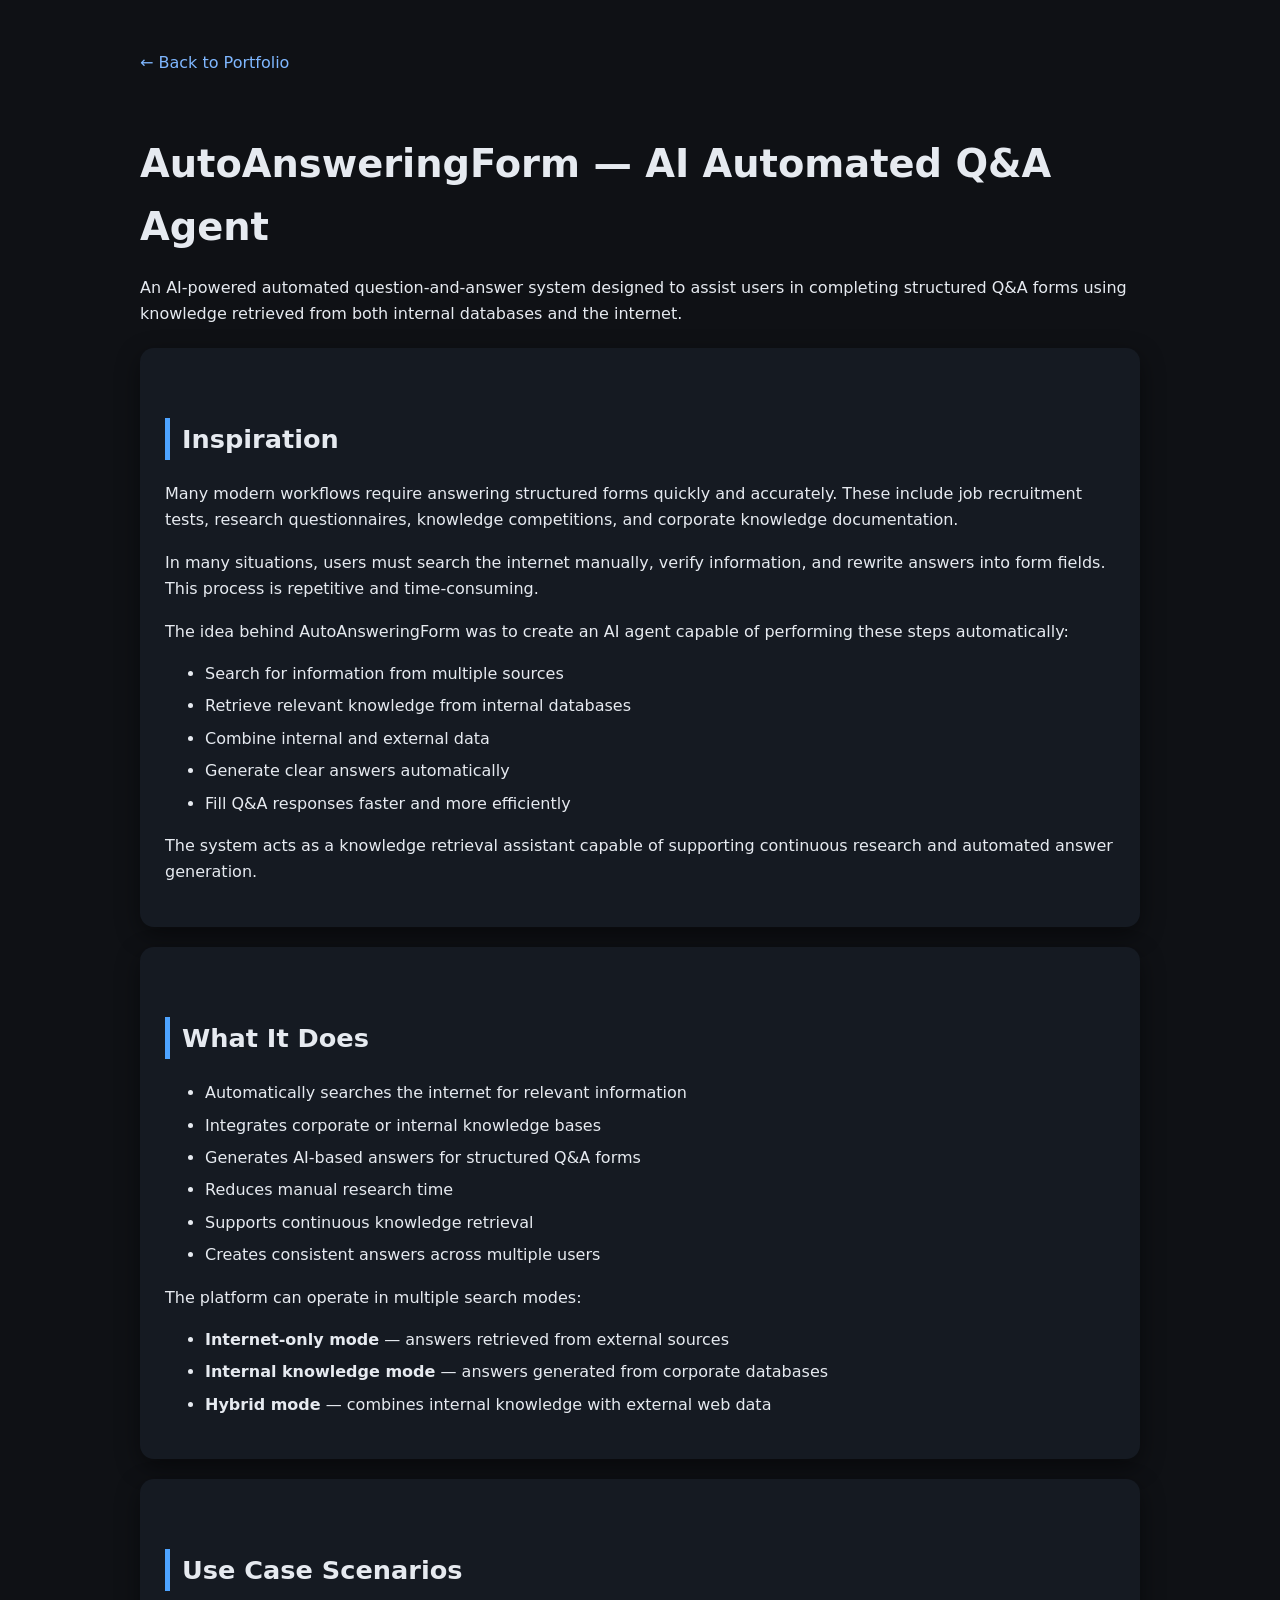
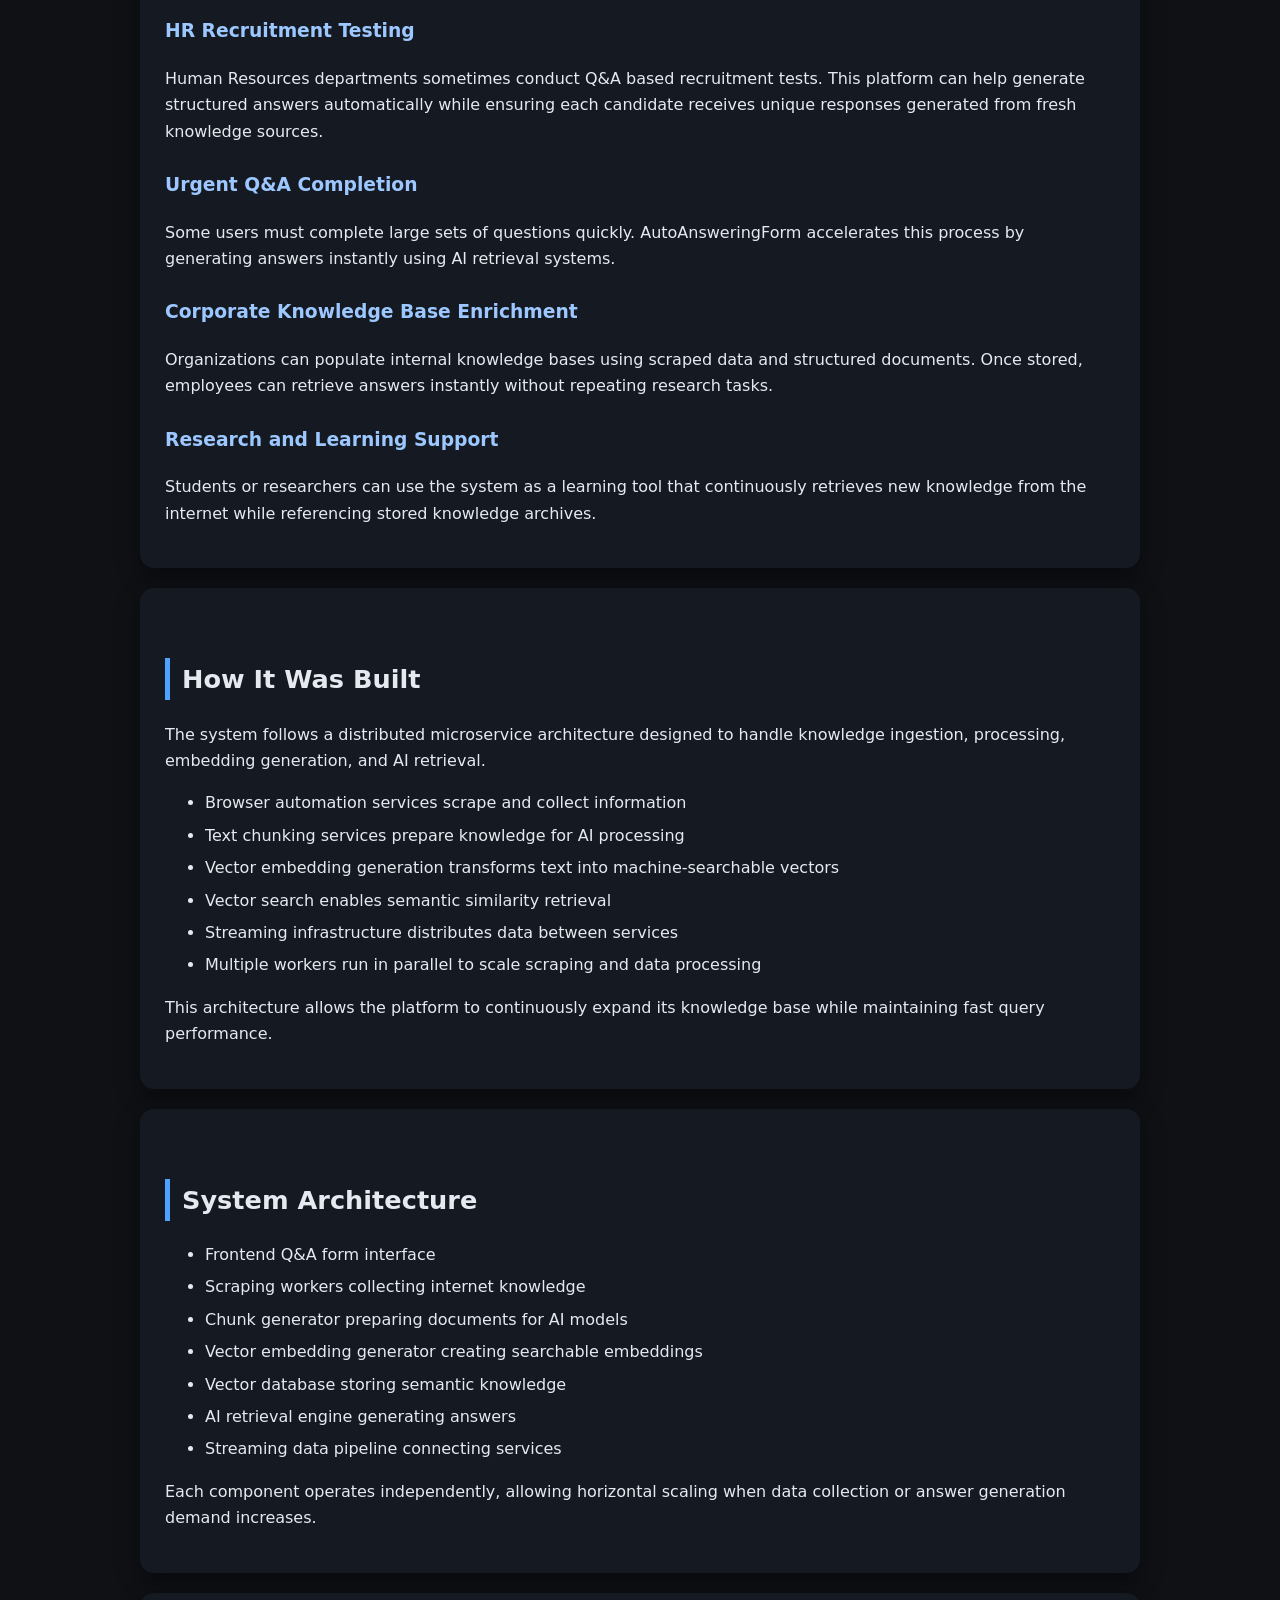
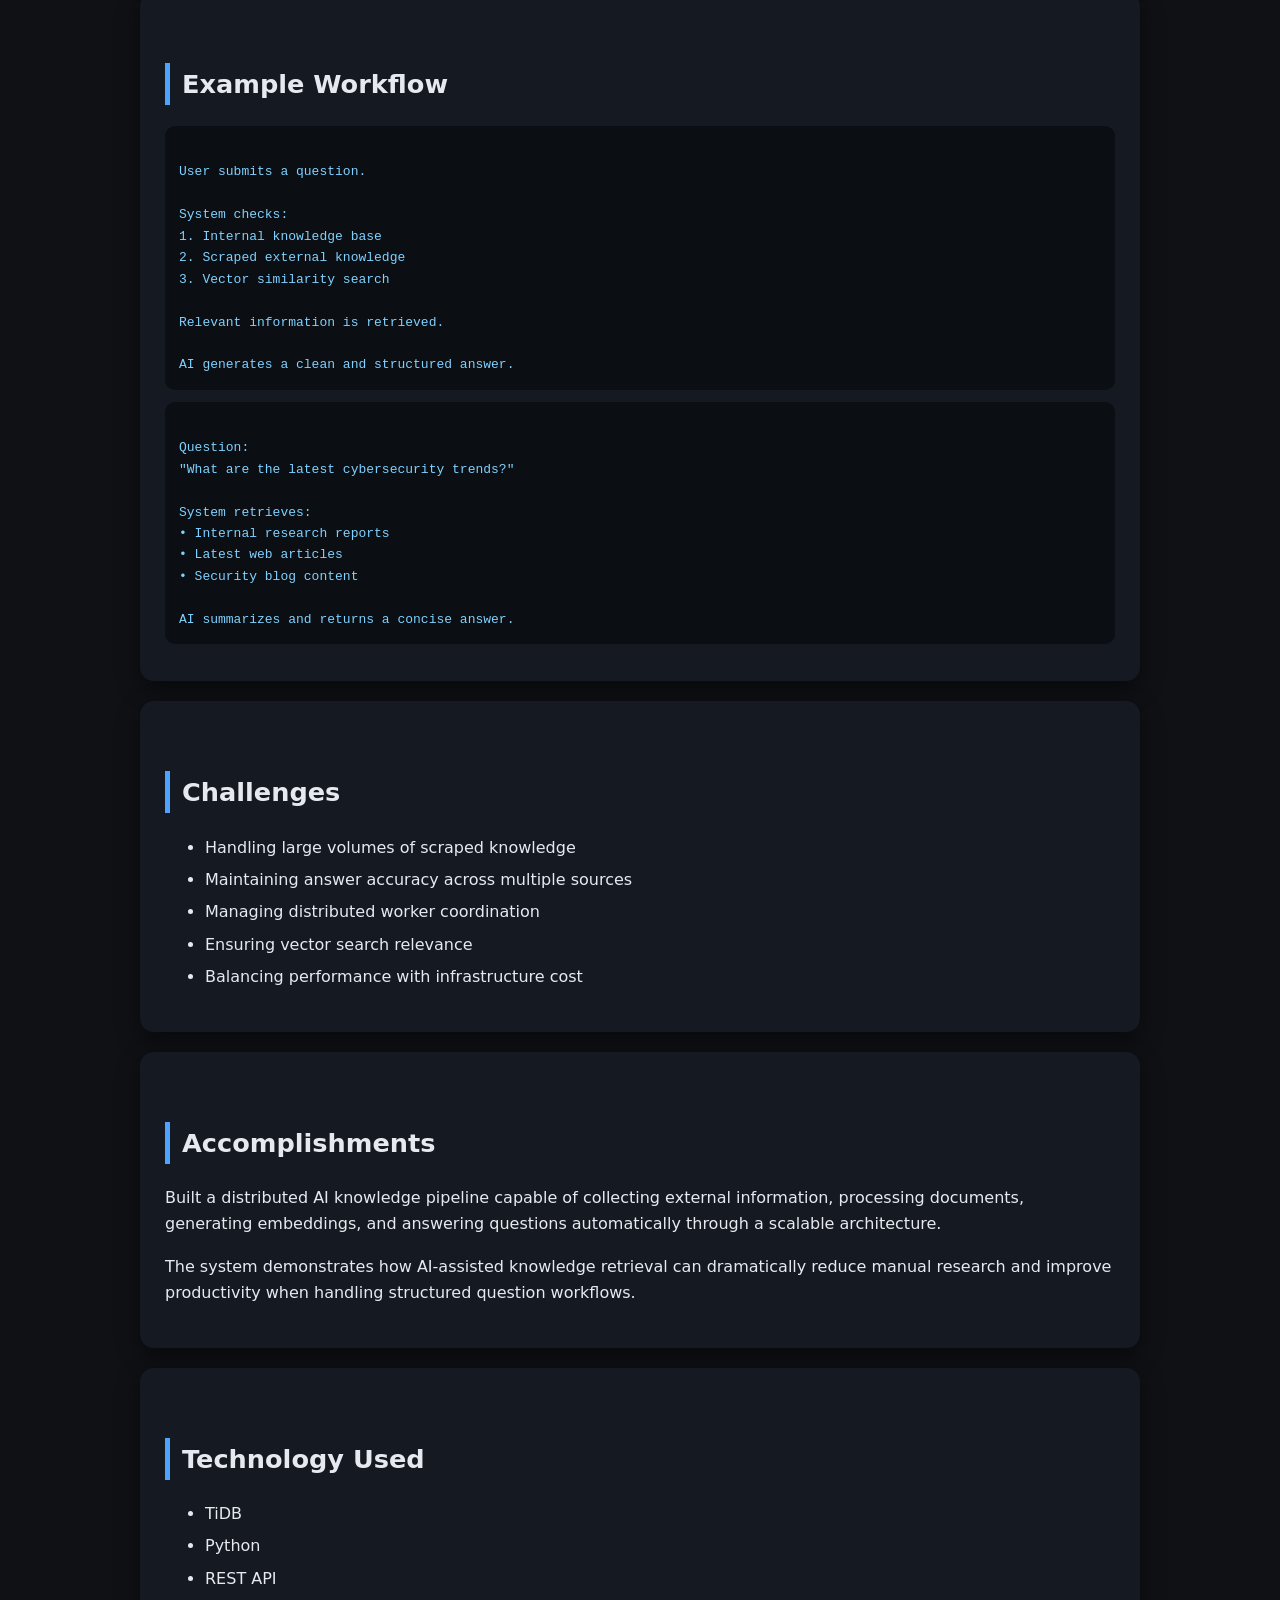
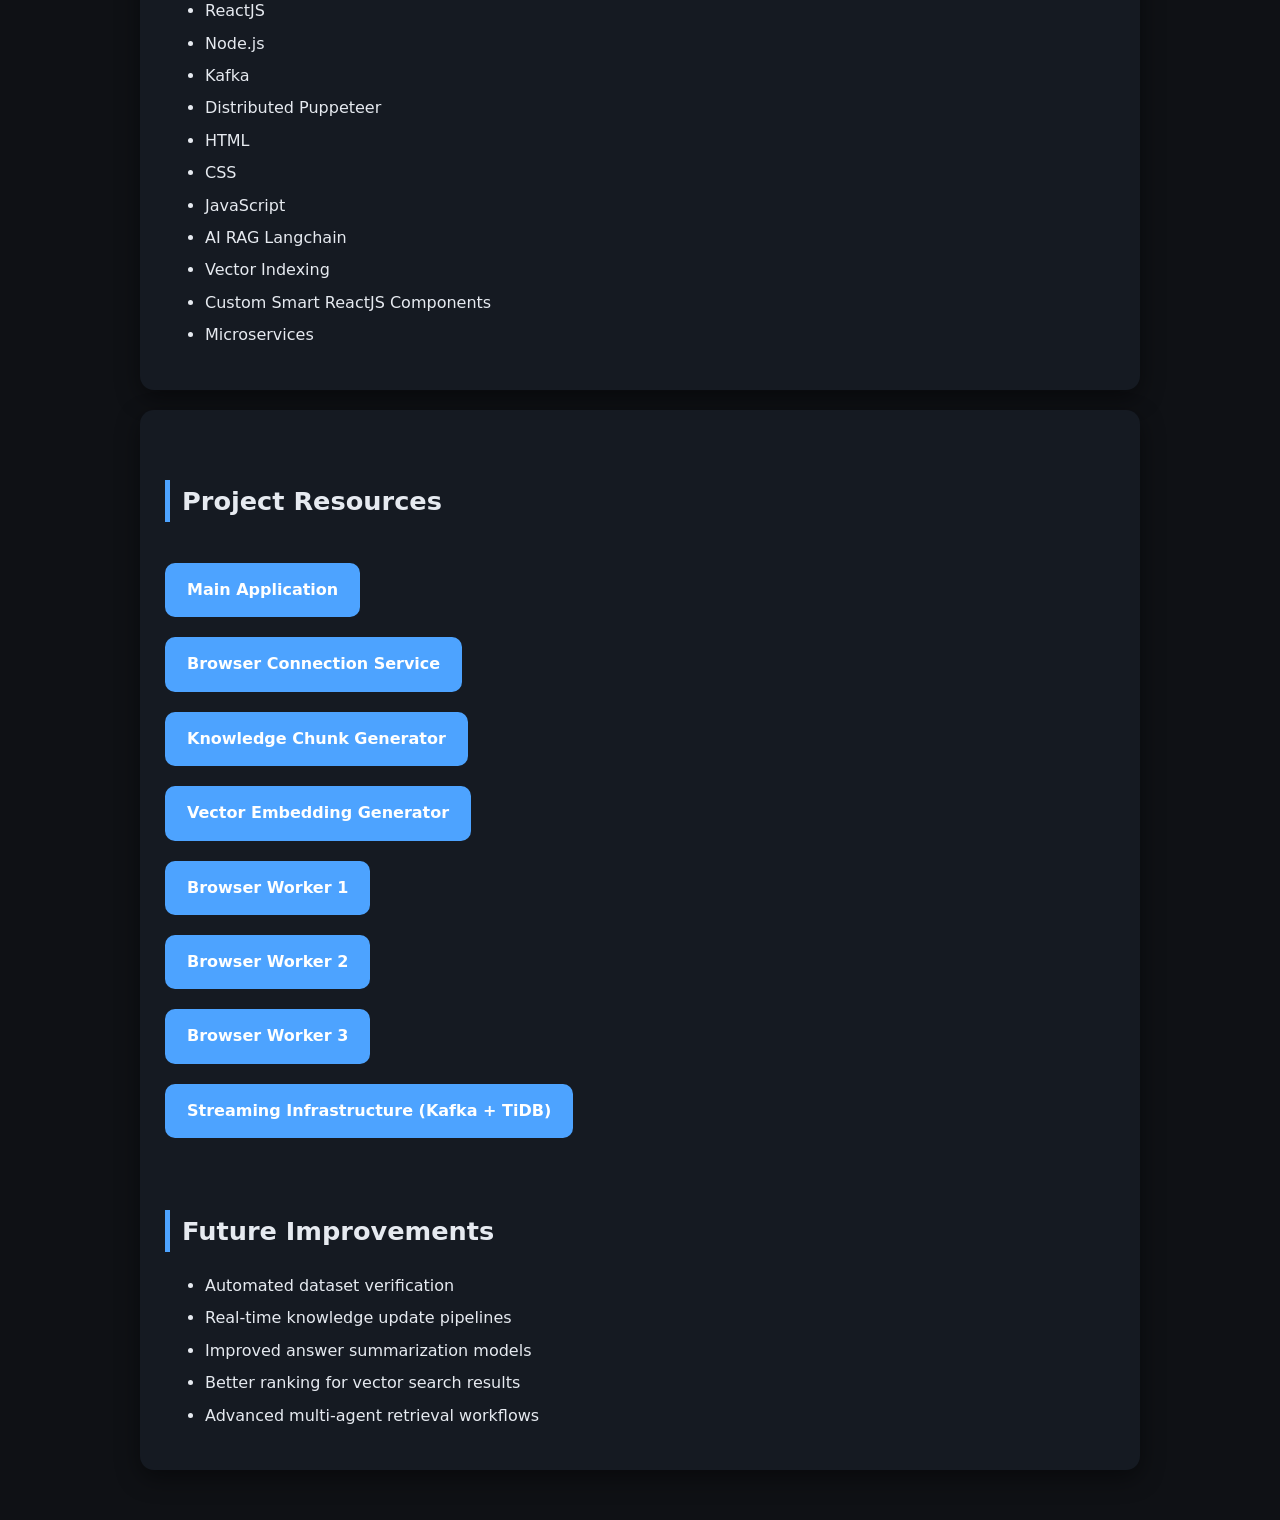
<file: projects/autoansweringform.html>
<!DOCTYPE html>
<html lang="en">
<head>
<meta charset="UTF-8">
<meta name="viewport" content="width=device-width, initial-scale=1.0">
<title>AutoAnsweringForm — AI Automated Q&A Agent</title>

<style>
body{
  margin:0;
  font-family:system-ui,-apple-system,Segoe UI,Roboto,Ubuntu,sans-serif;
  background:#0f1115;
  color:#e6eaf0;
  line-height:1.65;
}

.container{
  max-width:1000px;
  margin:auto;
  padding:50px 25px;
}

h1{font-size:2.4rem;margin-bottom:10px;}
h2{margin-top:45px;font-size:1.6rem;border-left:5px solid #4da3ff;padding-left:12px;}
h3{margin-top:25px;color:#9cc7ff;}

.card{
  background:#151a22;
  padding:25px;
  border-radius:14px;
  margin-top:20px;
  box-shadow:0 8px 25px rgba(0,0,0,.45);
}

ul{margin-top:10px;}
li{margin:6px 0;}

.code{
  background:#0b0e13;
  padding:14px;
  border-radius:10px;
  font-family:monospace;
  margin:12px 0;
  color:#7fd1ff;
  white-space:pre-wrap;
}

a.button{
  display:inline-block;
  margin-top:20px;
  background:#4da3ff;
  color:white;
  text-decoration:none;
  padding:14px 22px;
  border-radius:10px;
  font-weight:600;
  transition:.25s;
}

a.button:hover{
  background:#2f7edb;
  transform:translateY(-2px);
}

.back{
  display:inline-block;
  margin-bottom:30px;
  color:#7fb7ff;
  text-decoration:none;
}

.back:hover{text-decoration:underline;}
</style>
</head>

<body>

<div class="container">

<a class="back" href="/">← Back to Portfolio</a>

<h1>AutoAnsweringForm — AI Automated Q&A Agent</h1>
<p>
An AI-powered automated question-and-answer system designed to assist users in completing structured Q&A forms using knowledge retrieved from both internal databases and the internet.
</p>

<div class="card">
<h2>Inspiration</h2>

<p>
Many modern workflows require answering structured forms quickly and accurately. These include job recruitment tests, research questionnaires, knowledge competitions, and corporate knowledge documentation.
</p>

<p>
In many situations, users must search the internet manually, verify information, and rewrite answers into form fields. This process is repetitive and time-consuming.
</p>

<p>
The idea behind AutoAnsweringForm was to create an AI agent capable of performing these steps automatically:
</p>

<ul>
<li>Search for information from multiple sources</li>
<li>Retrieve relevant knowledge from internal databases</li>
<li>Combine internal and external data</li>
<li>Generate clear answers automatically</li>
<li>Fill Q&A responses faster and more efficiently</li>
</ul>

<p>
The system acts as a knowledge retrieval assistant capable of supporting continuous research and automated answer generation.
</p>

</div>

<div class="card">
<h2>What It Does</h2>

<ul>
<li>Automatically searches the internet for relevant information</li>
<li>Integrates corporate or internal knowledge bases</li>
<li>Generates AI-based answers for structured Q&A forms</li>
<li>Reduces manual research time</li>
<li>Supports continuous knowledge retrieval</li>
<li>Creates consistent answers across multiple users</li>
</ul>

<p>
The platform can operate in multiple search modes:
</p>

<ul>
<li><b>Internet-only mode</b> — answers retrieved from external sources</li>
<li><b>Internal knowledge mode</b> — answers generated from corporate databases</li>
<li><b>Hybrid mode</b> — combines internal knowledge with external web data</li>
</ul>

</div>

<div class="card">
<h2>Use Case Scenarios</h2>

<h3>HR Recruitment Testing</h3>
<p>
Human Resources departments sometimes conduct Q&A based recruitment tests. 
This platform can help generate structured answers automatically while ensuring each candidate receives unique responses generated from fresh knowledge sources.
</p>

<h3>Urgent Q&A Completion</h3>
<p>
Some users must complete large sets of questions quickly. AutoAnsweringForm accelerates this process by generating answers instantly using AI retrieval systems.
</p>

<h3>Corporate Knowledge Base Enrichment</h3>
<p>
Organizations can populate internal knowledge bases using scraped data and structured documents. 
Once stored, employees can retrieve answers instantly without repeating research tasks.
</p>

<h3>Research and Learning Support</h3>
<p>
Students or researchers can use the system as a learning tool that continuously retrieves new knowledge from the internet while referencing stored knowledge archives.
</p>

</div>

<div class="card">
<h2>How It Was Built</h2>

<p>
The system follows a distributed microservice architecture designed to handle knowledge ingestion, processing, embedding generation, and AI retrieval.
</p>

<ul>
<li>Browser automation services scrape and collect information</li>
<li>Text chunking services prepare knowledge for AI processing</li>
<li>Vector embedding generation transforms text into machine-searchable vectors</li>
<li>Vector search enables semantic similarity retrieval</li>
<li>Streaming infrastructure distributes data between services</li>
<li>Multiple workers run in parallel to scale scraping and data processing</li>
</ul>

<p>
This architecture allows the platform to continuously expand its knowledge base while maintaining fast query performance.
</p>

</div>

<div class="card">
<h2>System Architecture</h2>

<ul>
<li>Frontend Q&A form interface</li>
<li>Scraping workers collecting internet knowledge</li>
<li>Chunk generator preparing documents for AI models</li>
<li>Vector embedding generator creating searchable embeddings</li>
<li>Vector database storing semantic knowledge</li>
<li>AI retrieval engine generating answers</li>
<li>Streaming data pipeline connecting services</li>
</ul>

<p>
Each component operates independently, allowing horizontal scaling when data collection or answer generation demand increases.
</p>

</div>

<div class="card">
<h2>Example Workflow</h2>

<div class="code">
User submits a question.

System checks:
1. Internal knowledge base
2. Scraped external knowledge
3. Vector similarity search

Relevant information is retrieved.

AI generates a clean and structured answer.
</div>

<div class="code">
Question:
"What are the latest cybersecurity trends?"

System retrieves:
• Internal research reports
• Latest web articles
• Security blog content

AI summarizes and returns a concise answer.
</div>

</div>

<div class="card">
<h2>Challenges</h2>

<ul>
<li>Handling large volumes of scraped knowledge</li>
<li>Maintaining answer accuracy across multiple sources</li>
<li>Managing distributed worker coordination</li>
<li>Ensuring vector search relevance</li>
<li>Balancing performance with infrastructure cost</li>
</ul>

</div>

<div class="card">
<h2>Accomplishments</h2>

<p>
Built a distributed AI knowledge pipeline capable of collecting external information, processing documents, generating embeddings, and answering questions automatically through a scalable architecture.
</p>

<p>
The system demonstrates how AI-assisted knowledge retrieval can dramatically reduce manual research and improve productivity when handling structured question workflows.
</p>

</div>

<div class="card">
<h2>Technology Used</h2>
<ul>
<li>TiDB</li>
<li>Python</li>
<li>REST API</li>
<li>ReactJS</li>
<li>Node.js</li>
<li>Kafka</li>
<li>Distributed Puppeteer</li>
<li>HTML</li>
<li>CSS</li>
<li>JavaScript</li>
<li>AI RAG Langchain</li>
<li>Vector Indexing</li>
<li>Custom Smart ReactJS Components</li>
<li>Microservices</li>
</ul>
</div>
  
<div class="card">
<h2>Project Resources</h2>

<a class="button" href="https://github.com/hendram/autoansweringform" target="_blank">
Main Application
</a>
<br>

<a class="button" href="https://github.com/hendram/browserconnsvc" target="_blank">
Browser Connection Service
</a>
<br>

<a class="button" href="https://github.com/hendram/chunkgeneratorforaimodel" target="_blank">
Knowledge Chunk Generator
</a>
<br>

<a class="button" href="https://github.com/hendram/vectorembedgen" target="_blank">
Vector Embedding Generator
</a>
<br>

<a class="button" href="https://github.com/hendram/browserconnworker1" target="_blank">
Browser Worker 1
</a>
<br>

<a class="button" href="https://github.com/hendram/browserconnworker2" target="_blank">
Browser Worker 2
</a>
<br>

<a class="button" href="https://github.com/hendram/browserconnworker3" target="_blank">
Browser Worker 3
</a>
<br>

<a class="button" href="https://github.com/hendram/kafka-tidb" target="_blank">
Streaming Infrastructure (Kafka + TiDB)
</a>

<br><br>

<h2>Future Improvements</h2>

<ul>
<li>Automated dataset verification</li>
<li>Real-time knowledge update pipelines</li>
<li>Improved answer summarization models</li>
<li>Better ranking for vector search results</li>
<li>Advanced multi-agent retrieval workflows</li>
</ul>

</div>

</div>
</body>
</html>
</file>
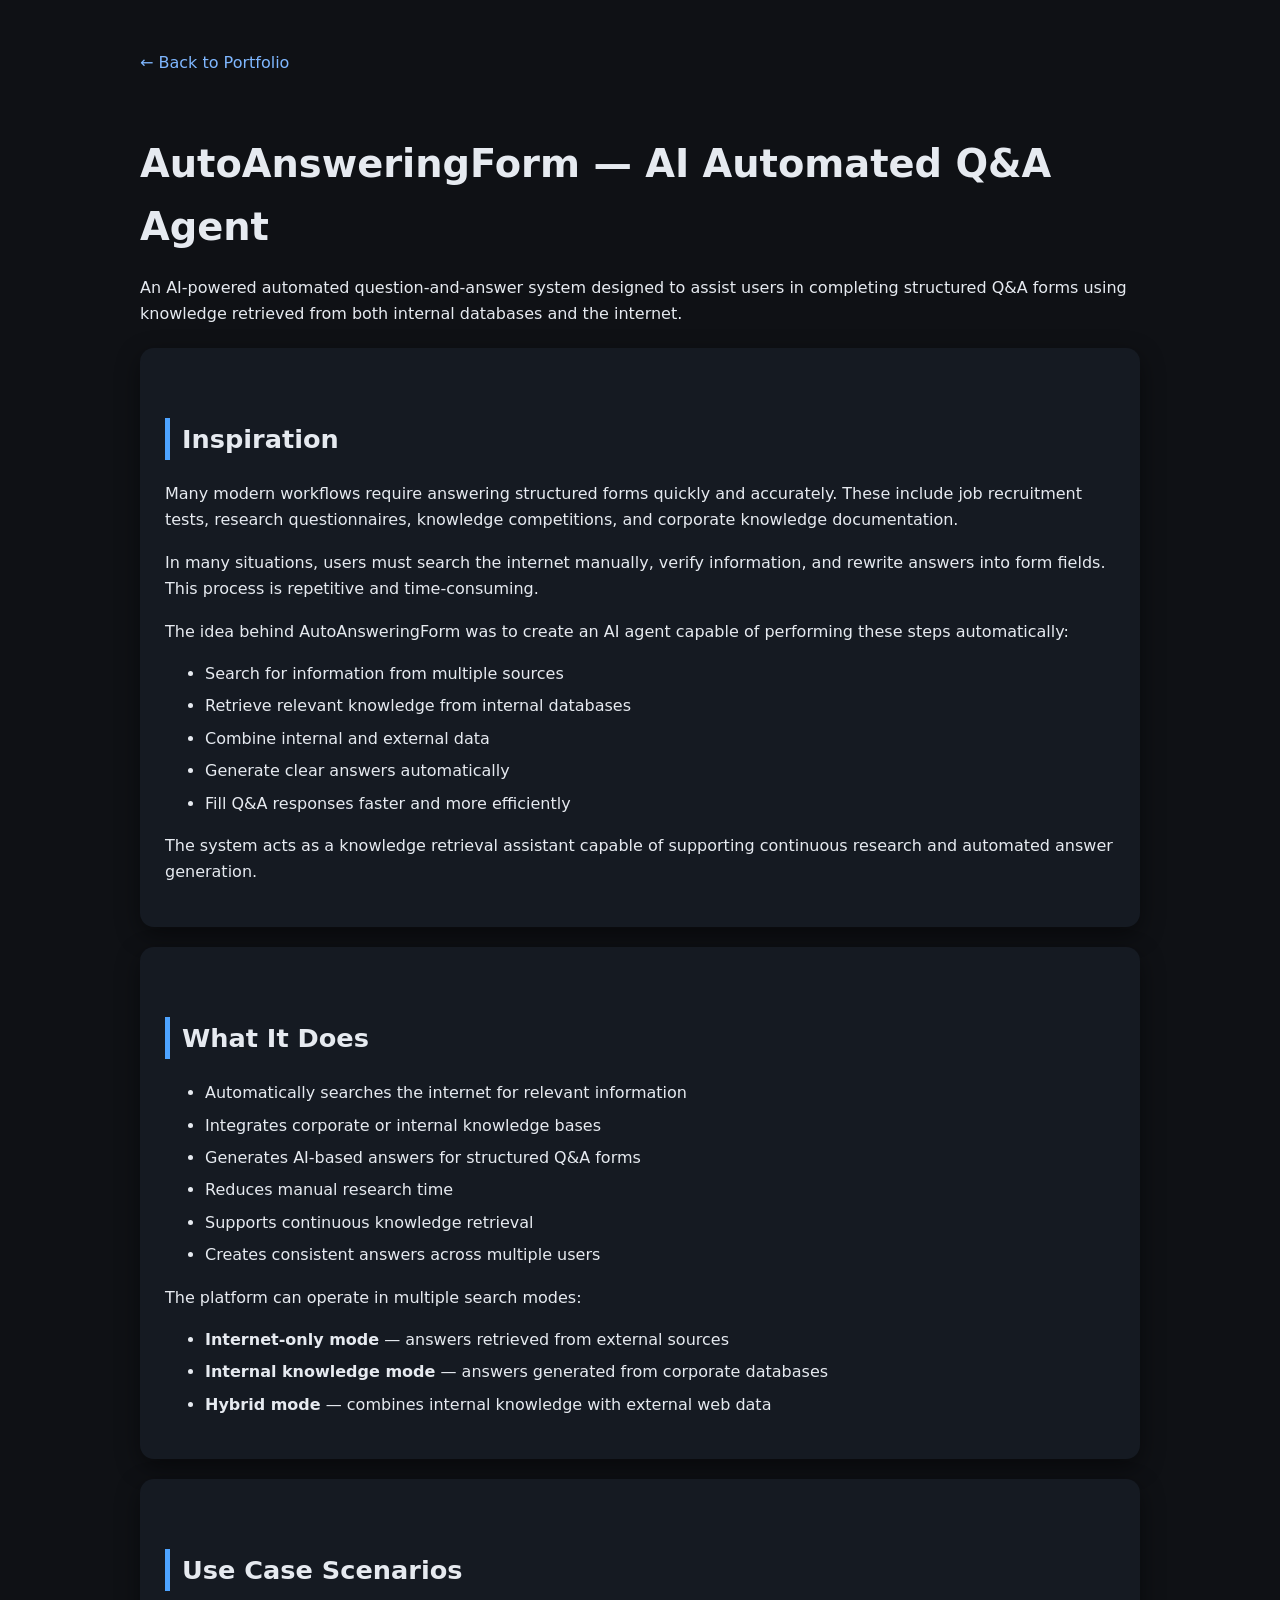
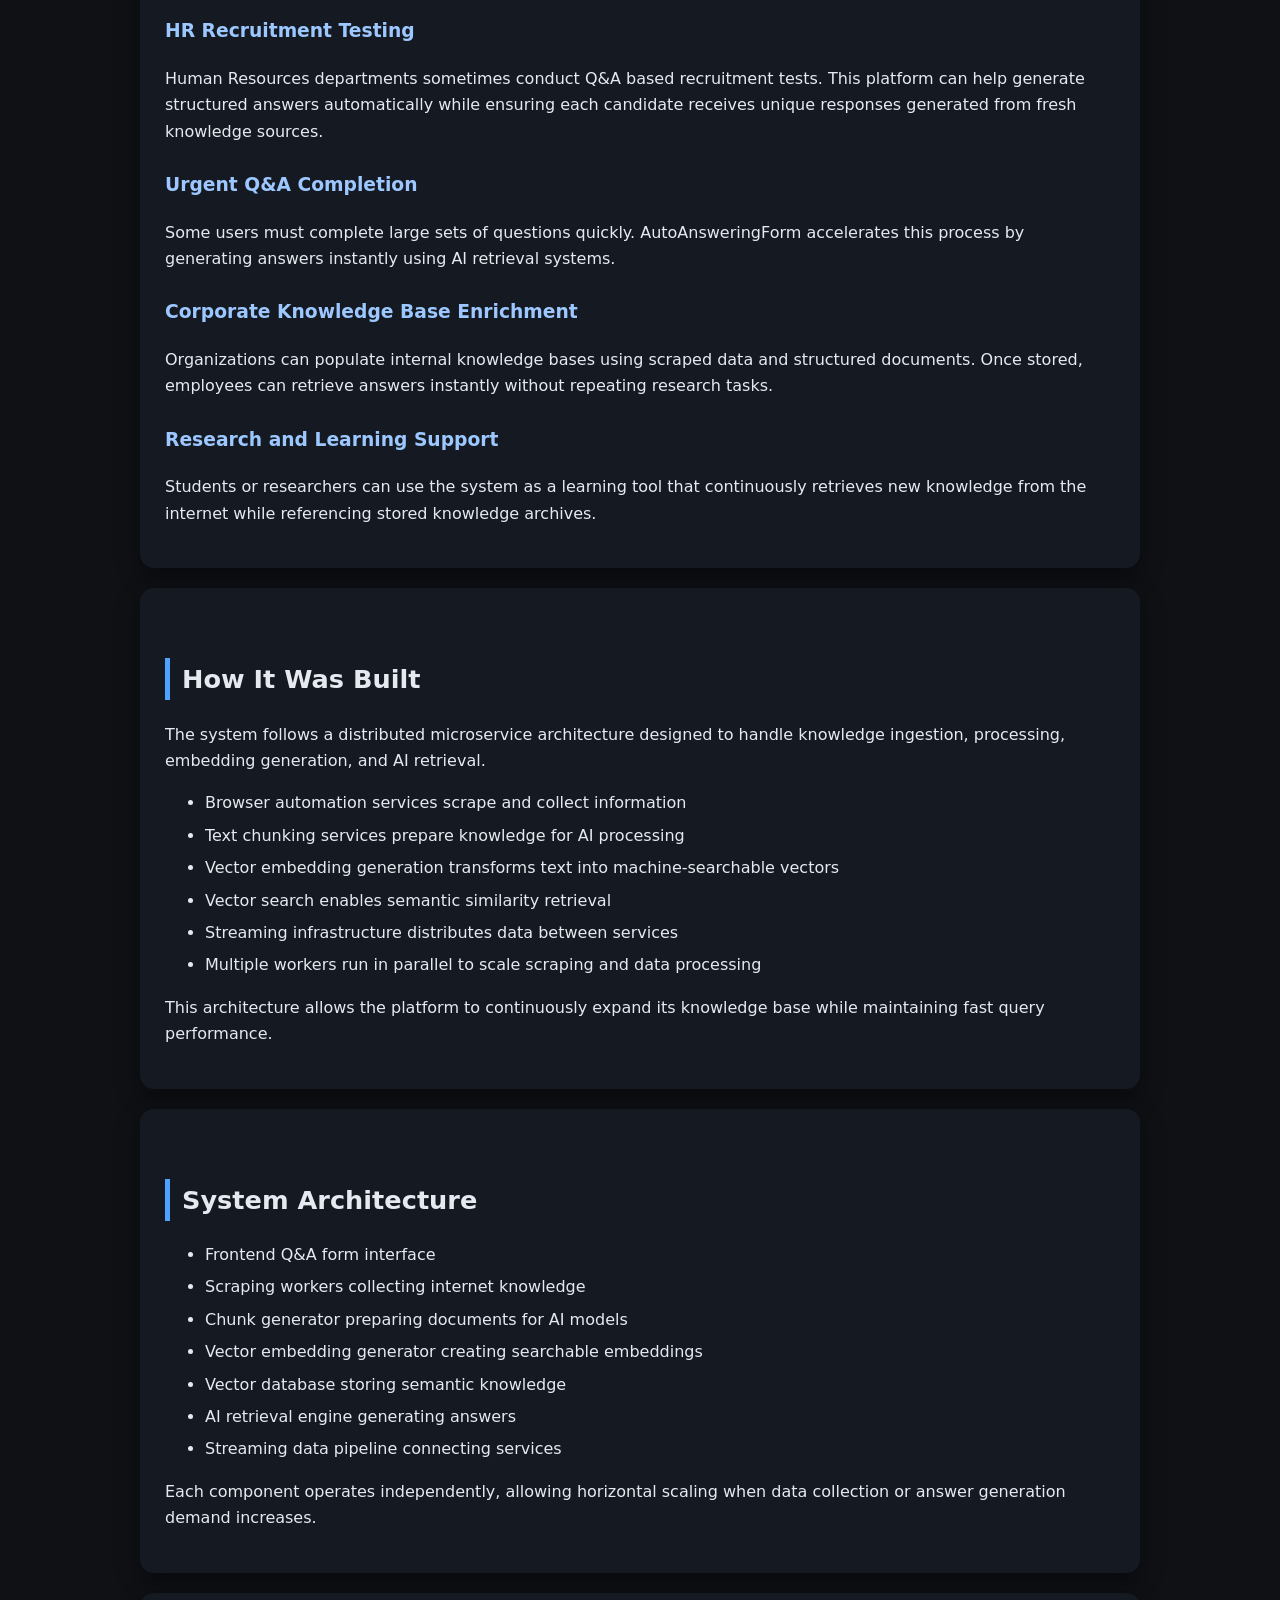
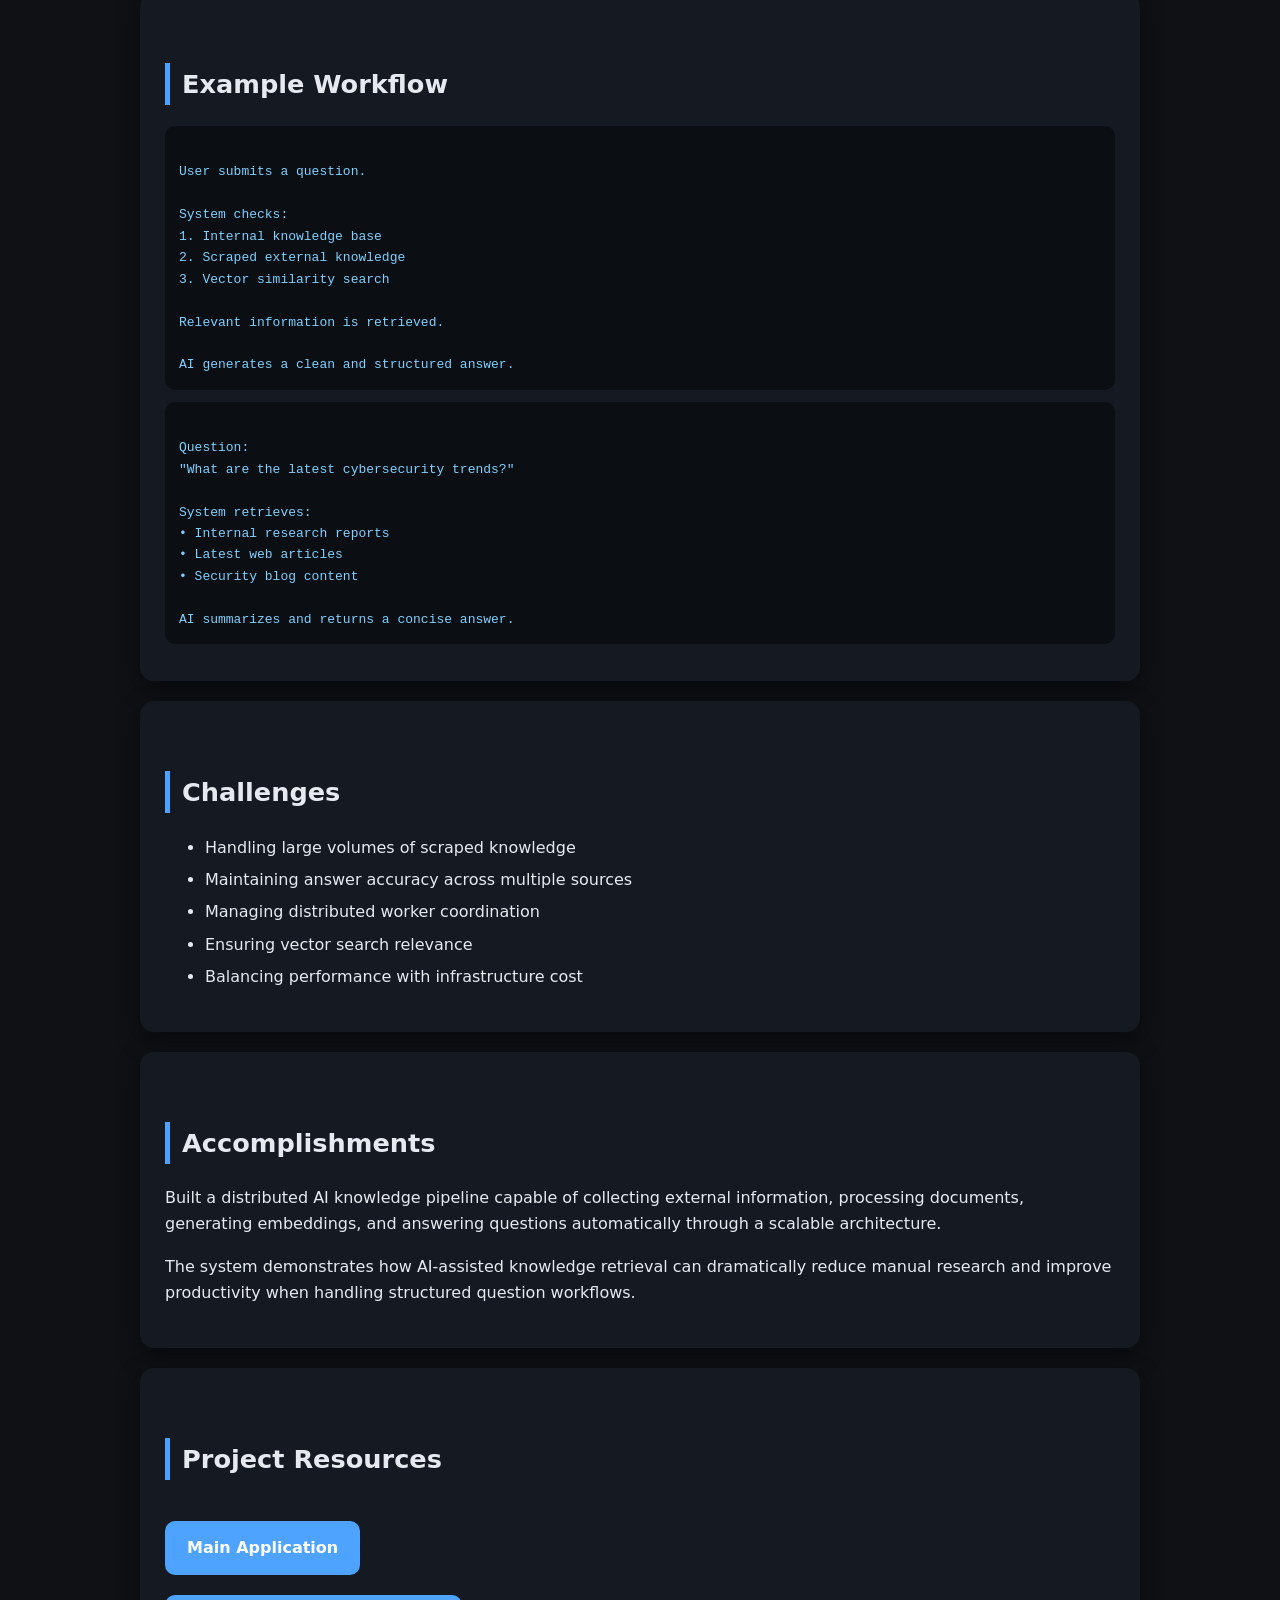
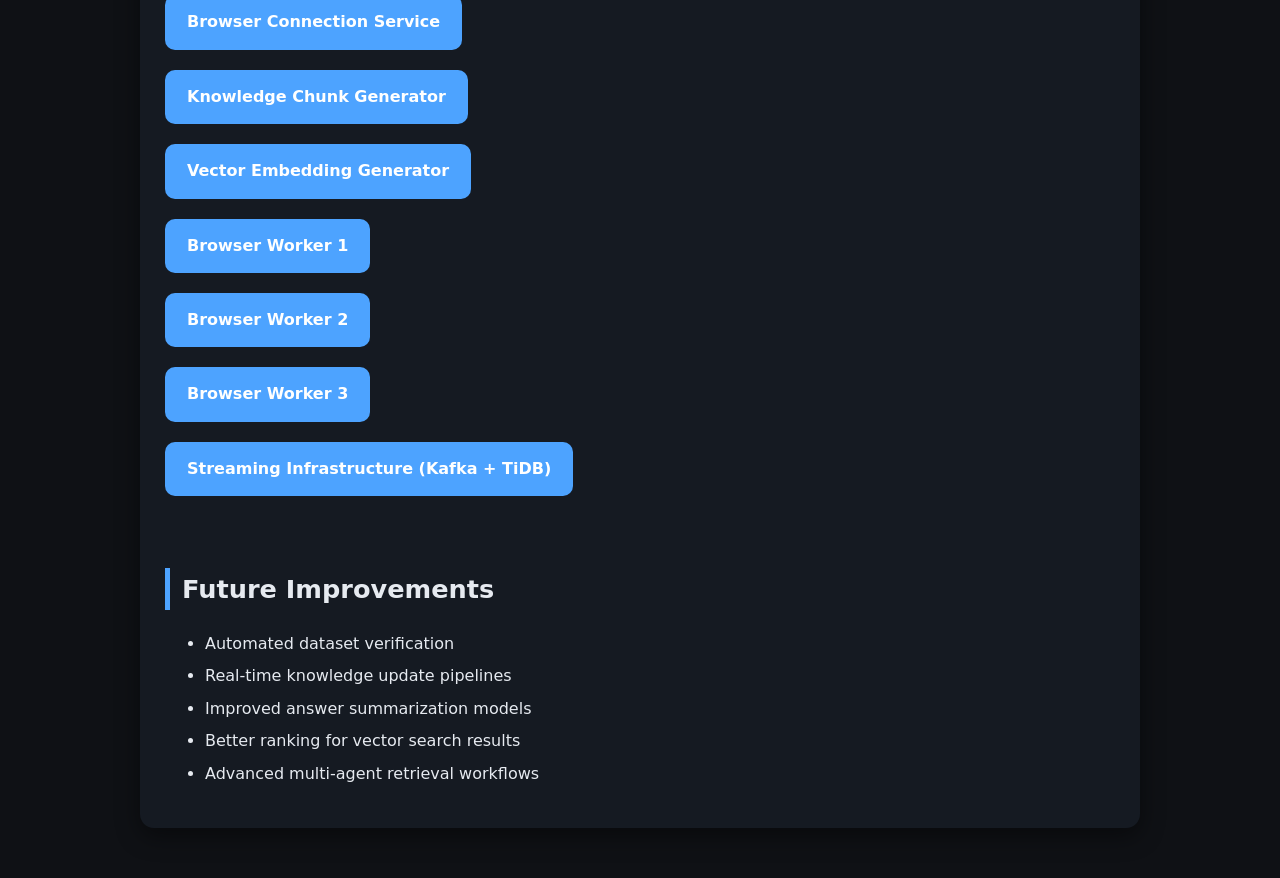
<file: projects/automaticqandawithairag.html>
<!DOCTYPE html>
<html lang="en">
<head>
<meta charset="UTF-8">
<meta name="viewport" content="width=device-width, initial-scale=1.0">
<title>AutoAnsweringForm — AI Automated Q&A Agent</title>

<style>
body{
  margin:0;
  font-family:system-ui,-apple-system,Segoe UI,Roboto,Ubuntu,sans-serif;
  background:#0f1115;
  color:#e6eaf0;
  line-height:1.65;
}

.container{
  max-width:1000px;
  margin:auto;
  padding:50px 25px;
}

h1{font-size:2.4rem;margin-bottom:10px;}
h2{margin-top:45px;font-size:1.6rem;border-left:5px solid #4da3ff;padding-left:12px;}
h3{margin-top:25px;color:#9cc7ff;}

.card{
  background:#151a22;
  padding:25px;
  border-radius:14px;
  margin-top:20px;
  box-shadow:0 8px 25px rgba(0,0,0,.45);
}

ul{margin-top:10px;}
li{margin:6px 0;}

.code{
  background:#0b0e13;
  padding:14px;
  border-radius:10px;
  font-family:monospace;
  margin:12px 0;
  color:#7fd1ff;
  white-space:pre-wrap;
}

a.button{
  display:inline-block;
  margin-top:20px;
  background:#4da3ff;
  color:white;
  text-decoration:none;
  padding:14px 22px;
  border-radius:10px;
  font-weight:600;
  transition:.25s;
}

a.button:hover{
  background:#2f7edb;
  transform:translateY(-2px);
}

.back{
  display:inline-block;
  margin-bottom:30px;
  color:#7fb7ff;
  text-decoration:none;
}

.back:hover{text-decoration:underline;}
</style>
</head>

<body>

<div class="container">

<a class="back" href="/">← Back to Portfolio</a>

<h1>AutoAnsweringForm — AI Automated Q&A Agent</h1>
<p>
An AI-powered automated question-and-answer system designed to assist users in completing structured Q&A forms using knowledge retrieved from both internal databases and the internet.
</p>

<div class="card">
<h2>Inspiration</h2>

<p>
Many modern workflows require answering structured forms quickly and accurately. These include job recruitment tests, research questionnaires, knowledge competitions, and corporate knowledge documentation.
</p>

<p>
In many situations, users must search the internet manually, verify information, and rewrite answers into form fields. This process is repetitive and time-consuming.
</p>

<p>
The idea behind AutoAnsweringForm was to create an AI agent capable of performing these steps automatically:
</p>

<ul>
<li>Search for information from multiple sources</li>
<li>Retrieve relevant knowledge from internal databases</li>
<li>Combine internal and external data</li>
<li>Generate clear answers automatically</li>
<li>Fill Q&A responses faster and more efficiently</li>
</ul>

<p>
The system acts as a knowledge retrieval assistant capable of supporting continuous research and automated answer generation.
</p>

</div>

<div class="card">
<h2>What It Does</h2>

<ul>
<li>Automatically searches the internet for relevant information</li>
<li>Integrates corporate or internal knowledge bases</li>
<li>Generates AI-based answers for structured Q&A forms</li>
<li>Reduces manual research time</li>
<li>Supports continuous knowledge retrieval</li>
<li>Creates consistent answers across multiple users</li>
</ul>

<p>
The platform can operate in multiple search modes:
</p>

<ul>
<li><b>Internet-only mode</b> — answers retrieved from external sources</li>
<li><b>Internal knowledge mode</b> — answers generated from corporate databases</li>
<li><b>Hybrid mode</b> — combines internal knowledge with external web data</li>
</ul>

</div>

<div class="card">
<h2>Use Case Scenarios</h2>

<h3>HR Recruitment Testing</h3>
<p>
Human Resources departments sometimes conduct Q&A based recruitment tests. 
This platform can help generate structured answers automatically while ensuring each candidate receives unique responses generated from fresh knowledge sources.
</p>

<h3>Urgent Q&A Completion</h3>
<p>
Some users must complete large sets of questions quickly. AutoAnsweringForm accelerates this process by generating answers instantly using AI retrieval systems.
</p>

<h3>Corporate Knowledge Base Enrichment</h3>
<p>
Organizations can populate internal knowledge bases using scraped data and structured documents. 
Once stored, employees can retrieve answers instantly without repeating research tasks.
</p>

<h3>Research and Learning Support</h3>
<p>
Students or researchers can use the system as a learning tool that continuously retrieves new knowledge from the internet while referencing stored knowledge archives.
</p>

</div>

<div class="card">
<h2>How It Was Built</h2>

<p>
The system follows a distributed microservice architecture designed to handle knowledge ingestion, processing, embedding generation, and AI retrieval.
</p>

<ul>
<li>Browser automation services scrape and collect information</li>
<li>Text chunking services prepare knowledge for AI processing</li>
<li>Vector embedding generation transforms text into machine-searchable vectors</li>
<li>Vector search enables semantic similarity retrieval</li>
<li>Streaming infrastructure distributes data between services</li>
<li>Multiple workers run in parallel to scale scraping and data processing</li>
</ul>

<p>
This architecture allows the platform to continuously expand its knowledge base while maintaining fast query performance.
</p>

</div>

<div class="card">
<h2>System Architecture</h2>

<ul>
<li>Frontend Q&A form interface</li>
<li>Scraping workers collecting internet knowledge</li>
<li>Chunk generator preparing documents for AI models</li>
<li>Vector embedding generator creating searchable embeddings</li>
<li>Vector database storing semantic knowledge</li>
<li>AI retrieval engine generating answers</li>
<li>Streaming data pipeline connecting services</li>
</ul>

<p>
Each component operates independently, allowing horizontal scaling when data collection or answer generation demand increases.
</p>

</div>

<div class="card">
<h2>Example Workflow</h2>

<div class="code">
User submits a question.

System checks:
1. Internal knowledge base
2. Scraped external knowledge
3. Vector similarity search

Relevant information is retrieved.

AI generates a clean and structured answer.
</div>

<div class="code">
Question:
"What are the latest cybersecurity trends?"

System retrieves:
• Internal research reports
• Latest web articles
• Security blog content

AI summarizes and returns a concise answer.
</div>

</div>

<div class="card">
<h2>Challenges</h2>

<ul>
<li>Handling large volumes of scraped knowledge</li>
<li>Maintaining answer accuracy across multiple sources</li>
<li>Managing distributed worker coordination</li>
<li>Ensuring vector search relevance</li>
<li>Balancing performance with infrastructure cost</li>
</ul>

</div>

<div class="card">
<h2>Accomplishments</h2>

<p>
Built a distributed AI knowledge pipeline capable of collecting external information, processing documents, generating embeddings, and answering questions automatically through a scalable architecture.
</p>

<p>
The system demonstrates how AI-assisted knowledge retrieval can dramatically reduce manual research and improve productivity when handling structured question workflows.
</p>

</div>

<div class="card">
<h2>Project Resources</h2>

<a class="button" href="https://github.com/hendram/autoansweringform" target="_blank">
Main Application
</a>
<br>

<a class="button" href="https://github.com/hendram/browserconnsvc" target="_blank">
Browser Connection Service
</a>
<br>

<a class="button" href="https://github.com/hendram/chunkgeneratorforaimodel" target="_blank">
Knowledge Chunk Generator
</a>
<br>

<a class="button" href="https://github.com/hendram/vectorembedgen" target="_blank">
Vector Embedding Generator
</a>
<br>

<a class="button" href="https://github.com/hendram/browserconnworker1" target="_blank">
Browser Worker 1
</a>
<br>

<a class="button" href="https://github.com/hendram/browserconnworker2" target="_blank">
Browser Worker 2
</a>
<br>

<a class="button" href="https://github.com/hendram/browserconnworker3" target="_blank">
Browser Worker 3
</a>
<br>

<a class="button" href="https://github.com/hendram/kafka-tidb" target="_blank">
Streaming Infrastructure (Kafka + TiDB)
</a>

<br><br>

<h2>Future Improvements</h2>

<ul>
<li>Automated dataset verification</li>
<li>Real-time knowledge update pipelines</li>
<li>Improved answer summarization models</li>
<li>Better ranking for vector search results</li>
<li>Advanced multi-agent retrieval workflows</li>
</ul>

</div>

</div>
</body>
</html>
</file>
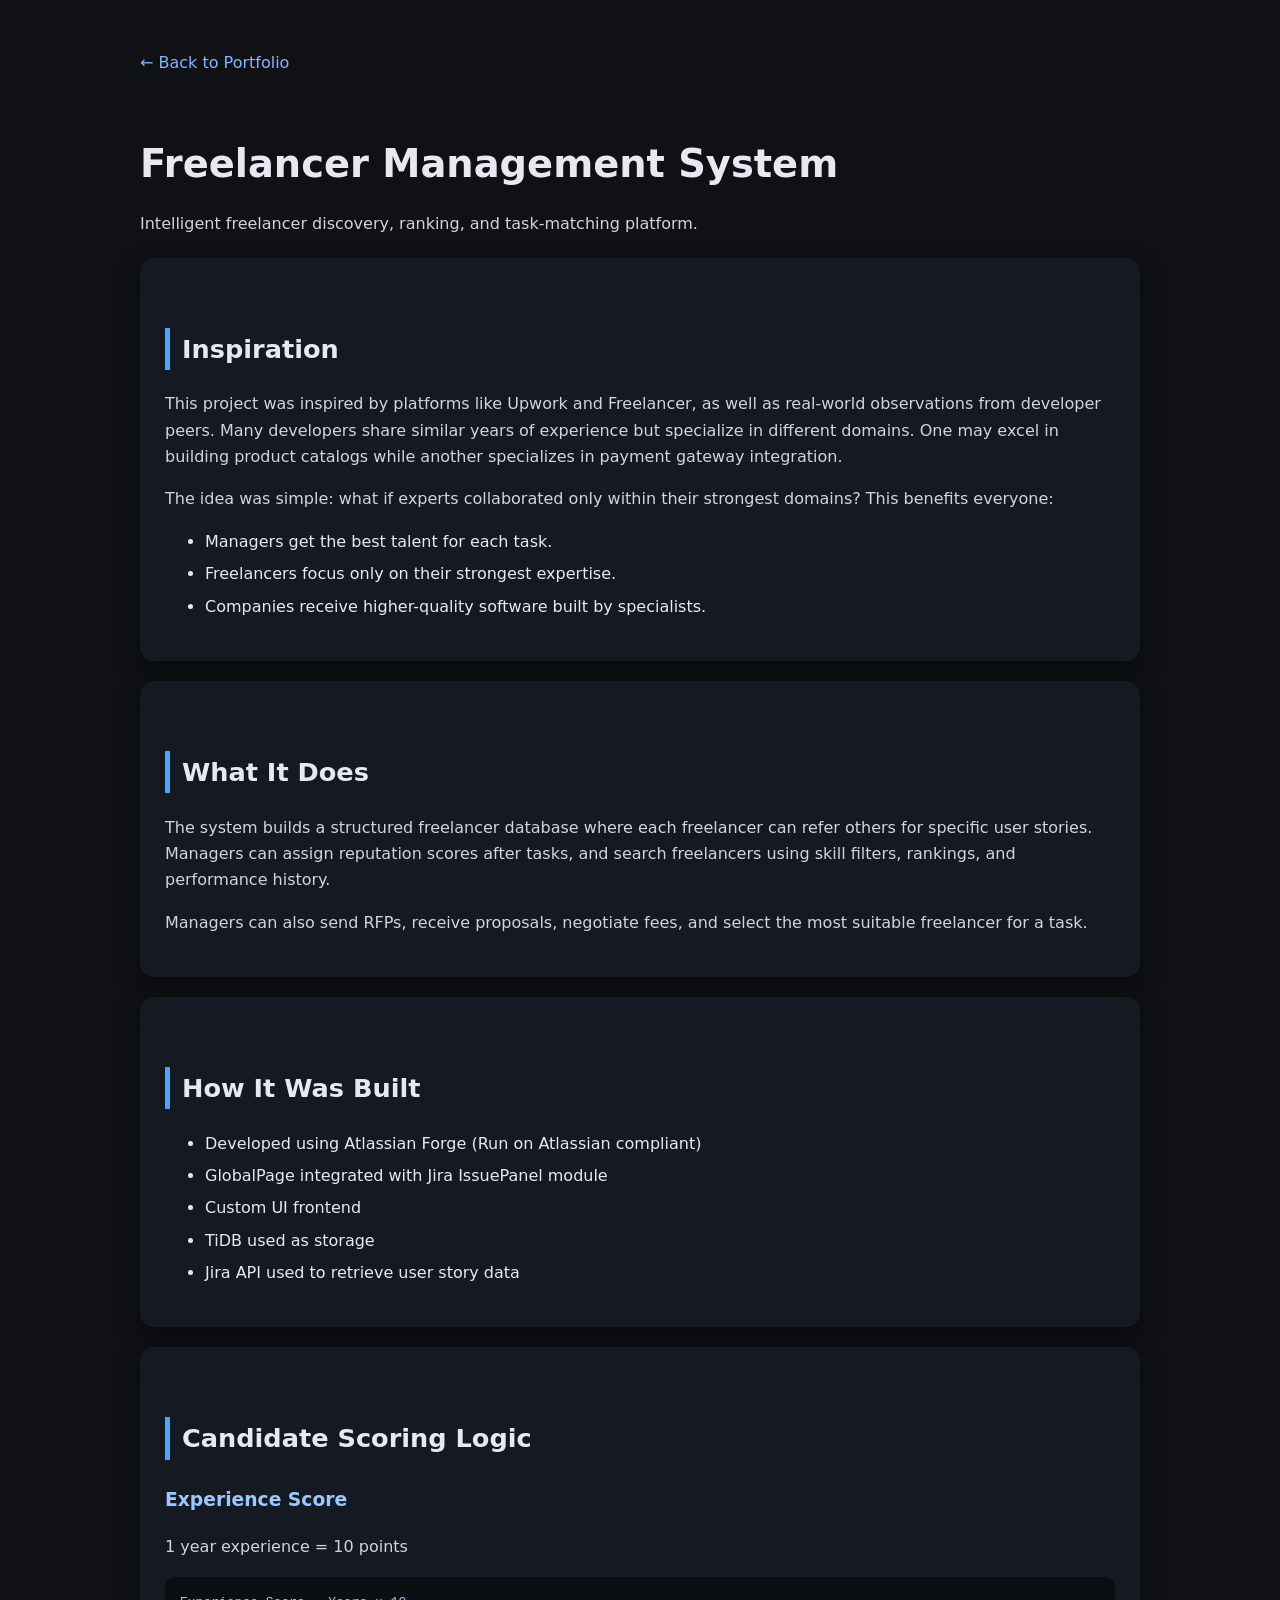
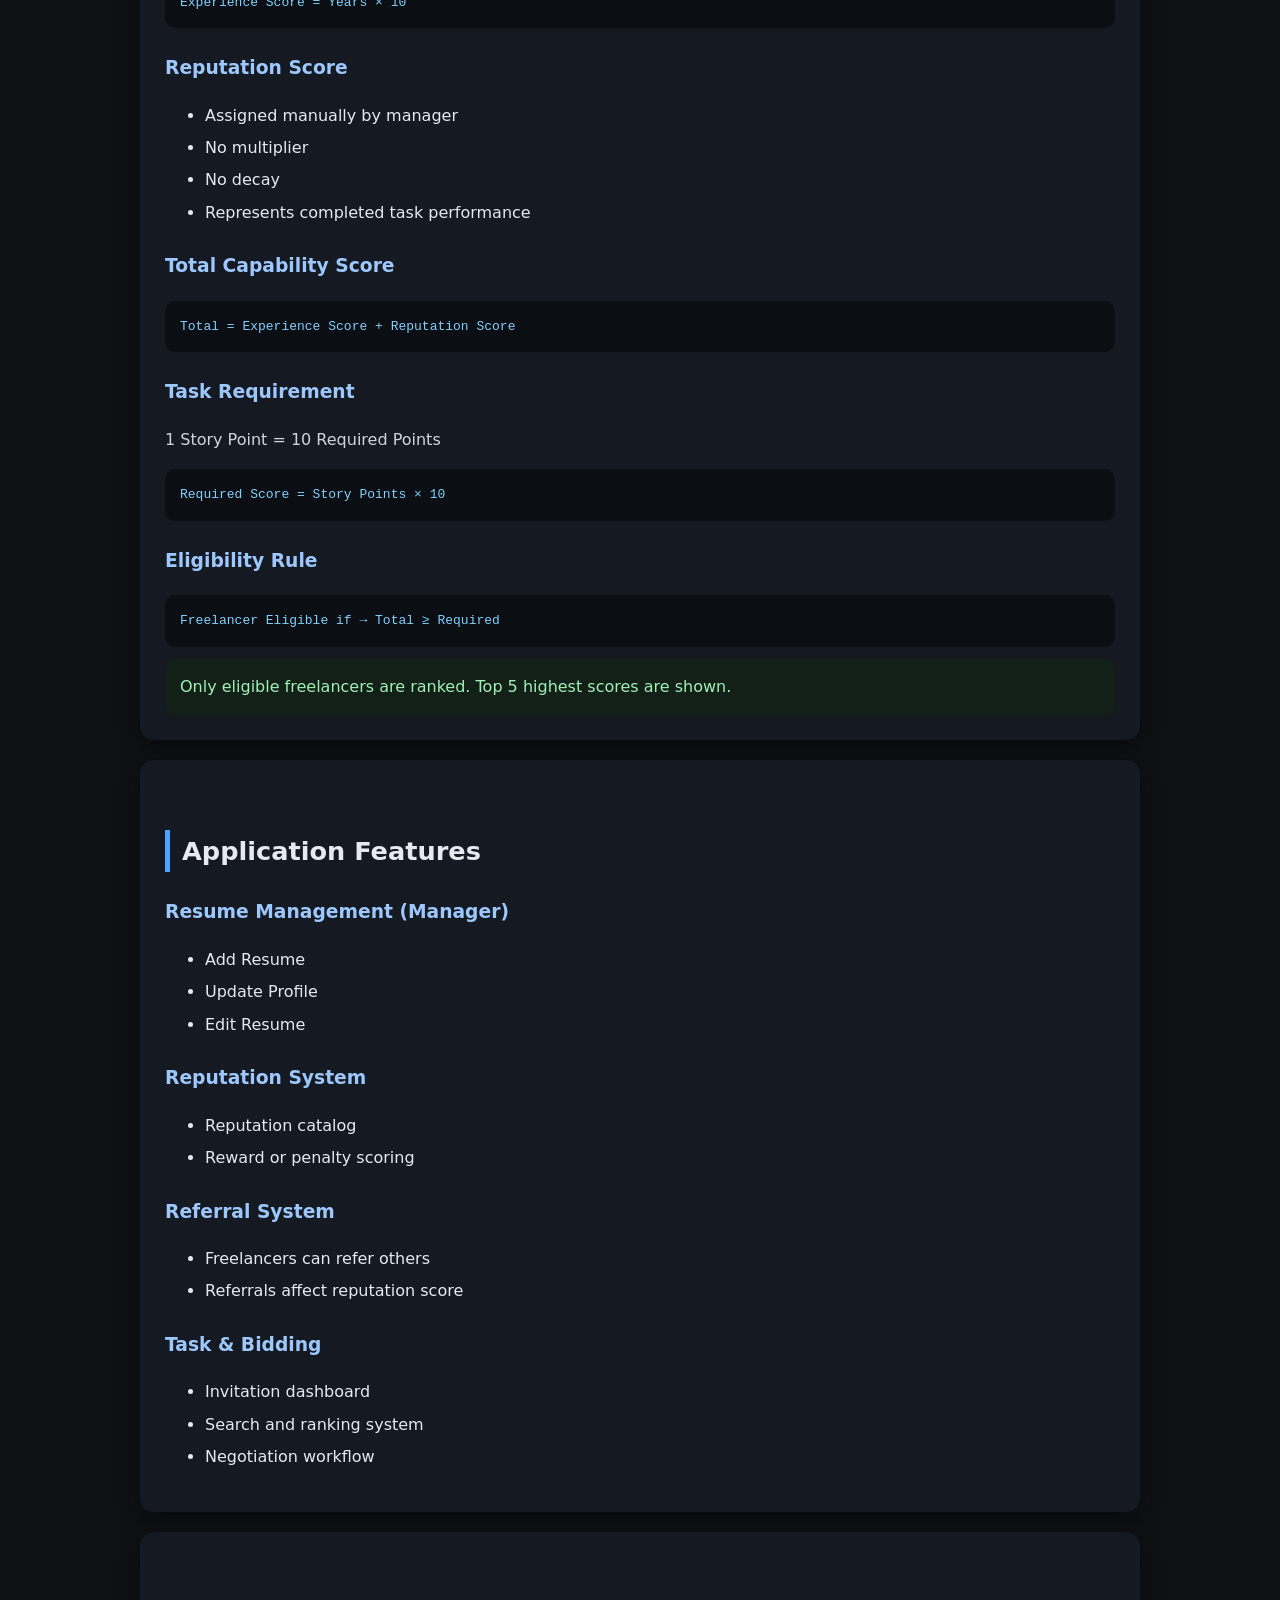
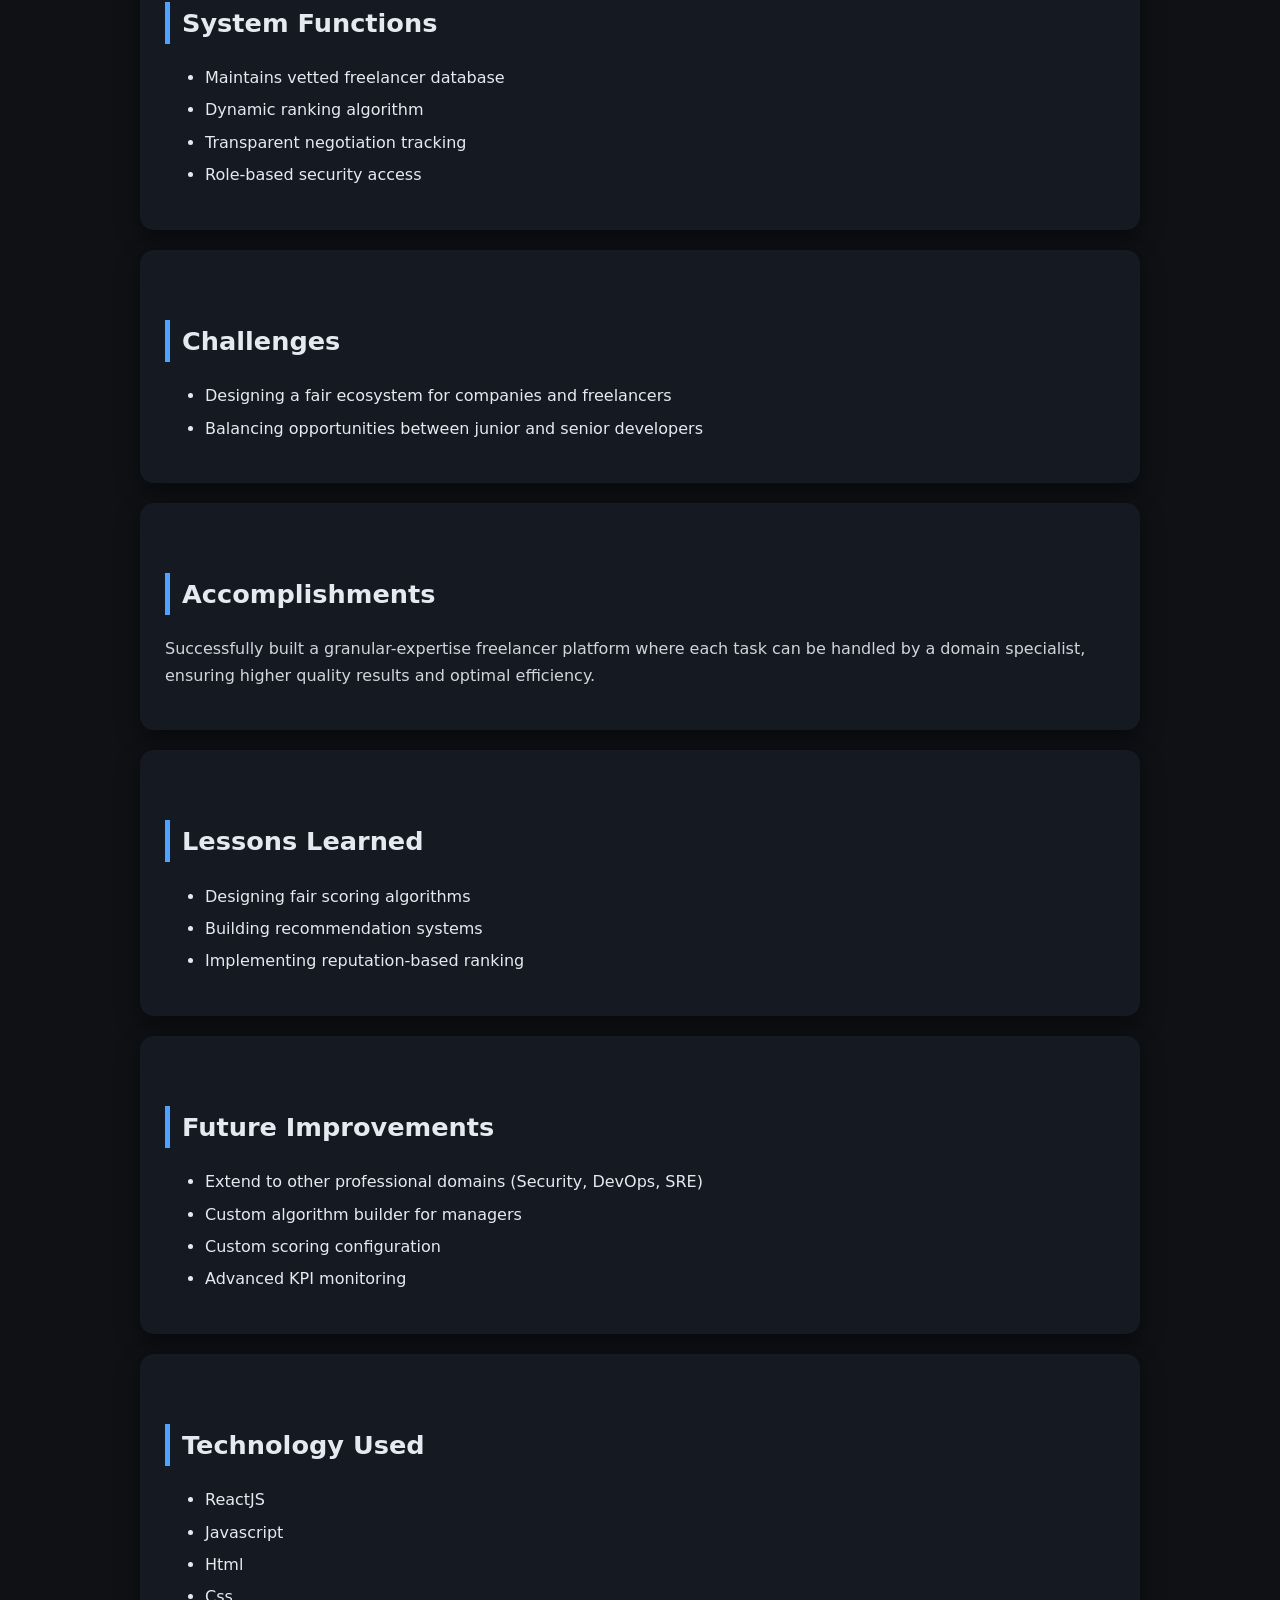
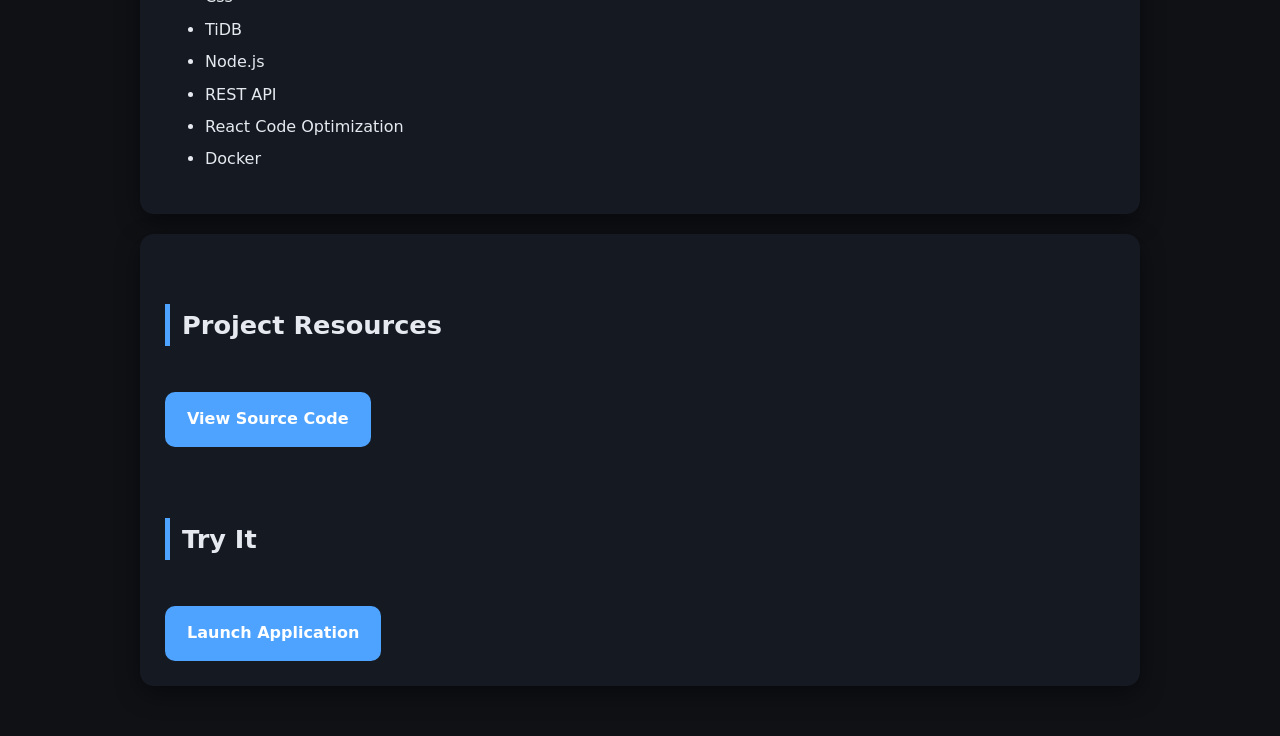
<file: projects/freelancermanagement.html>
<!DOCTYPE html>
<html lang="en">
<head>
<meta charset="UTF-8">
<meta name="viewport" content="width=device-width, initial-scale=1.0">
<title>Freelancer Management System</title>

<style>
body{
  margin:0;
  font-family:system-ui,-apple-system,Segoe UI,Roboto,Ubuntu,sans-serif;
  background:#0f1115;
  color:#e6eaf0;
  line-height:1.65;
}

.container{
  max-width:1000px;
  margin:auto;
  padding:50px 25px;
}

h1{
  font-size:2.4rem;
  margin-bottom:10px;
}

h2{
  margin-top:45px;
  font-size:1.6rem;
  border-left:5px solid #4da3ff;
  padding-left:12px;
}

h3{
  margin-top:25px;
  color:#9cc7ff;
}

p{
  opacity:.9;
}

ul{
  margin-top:10px;
}

li{
  margin:6px 0;
}

.card{
  background:#151a22;
  padding:25px;
  border-radius:14px;
  margin-top:20px;
  box-shadow:0 8px 25px rgba(0,0,0,.45);
}

.formula{
  background:#0b0e13;
  padding:15px;
  border-radius:10px;
  font-family:monospace;
  margin:12px 0;
  color:#7fd1ff;
}

.result{
  background:#132018;
  padding:15px;
  border-radius:10px;
  margin-top:10px;
  color:#9ff0b6;
}

a.button{
  display:inline-block;
  margin-top:25px;
  background:#4da3ff;
  color:white;
  text-decoration:none;
  padding:14px 22px;
  border-radius:10px;
  font-weight:600;
  transition:.25s;
}

a.button:hover{
  background:#2f7edb;
  transform:translateY(-2px);
}

.back{
  display:inline-block;
  margin-bottom:30px;
  color:#7fb7ff;
  text-decoration:none;
}

.back:hover{
  text-decoration:underline;
}
</style>
</head>

<body>

<div class="container">

<a class="back" href="/">← Back to Portfolio</a>

<h1>Freelancer Management System</h1>
<p>Intelligent freelancer discovery, ranking, and task-matching platform.</p>

<div class="card">

<h2>Inspiration</h2>
<p>
This project was inspired by platforms like Upwork and Freelancer, as well as real-world observations from developer peers. Many developers share similar years of experience but specialize in different domains. One may excel in building product catalogs while another specializes in payment gateway integration.
</p>

<p>
The idea was simple: what if experts collaborated only within their strongest domains? This benefits everyone:
</p>

<ul>
<li>Managers get the best talent for each task.</li>
<li>Freelancers focus only on their strongest expertise.</li>
<li>Companies receive higher-quality software built by specialists.</li>
</ul>

</div>

<div class="card">

<h2>What It Does</h2>
<p>
The system builds a structured freelancer database where each freelancer can refer others for specific user stories. Managers can assign reputation scores after tasks, and search freelancers using skill filters, rankings, and performance history.
</p>

<p>
Managers can also send RFPs, receive proposals, negotiate fees, and select the most suitable freelancer for a task.
</p>

</div>

<div class="card">

<h2>How It Was Built</h2>
<ul>
<li>Developed using Atlassian Forge (Run on Atlassian compliant)</li>
<li>GlobalPage integrated with Jira IssuePanel module</li>
<li>Custom UI frontend</li>
<li>TiDB used as storage</li>
<li>Jira API used to retrieve user story data</li>
</ul>

</div>

<div class="card">

<h2>Candidate Scoring Logic</h2>

<h3>Experience Score</h3>
<p>1 year experience = 10 points</p>
<div class="formula">Experience Score = Years × 10</div>

<h3>Reputation Score</h3>
<ul>
<li>Assigned manually by manager</li>
<li>No multiplier</li>
<li>No decay</li>
<li>Represents completed task performance</li>
</ul>

<h3>Total Capability Score</h3>
<div class="formula">Total = Experience Score + Reputation Score</div>

<h3>Task Requirement</h3>
<p>1 Story Point = 10 Required Points</p>
<div class="formula">Required Score = Story Points × 10</div>

<h3>Eligibility Rule</h3>
<div class="formula">Freelancer Eligible if → Total ≥ Required</div>

<div class="result">
Only eligible freelancers are ranked. Top 5 highest scores are shown.
</div>

</div>

<div class="card">

<h2>Application Features</h2>

<h3>Resume Management (Manager)</h3>
<ul>
<li>Add Resume</li>
<li>Update Profile</li>
<li>Edit Resume</li>
</ul>

<h3>Reputation System</h3>
<ul>
<li>Reputation catalog</li>
<li>Reward or penalty scoring</li>
</ul>

<h3>Referral System</h3>
<ul>
<li>Freelancers can refer others</li>
<li>Referrals affect reputation score</li>
</ul>

<h3>Task & Bidding</h3>
<ul>
<li>Invitation dashboard</li>
<li>Search and ranking system</li>
<li>Negotiation workflow</li>
</ul>

</div>

<div class="card">

<h2>System Functions</h2>
<ul>
<li>Maintains vetted freelancer database</li>
<li>Dynamic ranking algorithm</li>
<li>Transparent negotiation tracking</li>
<li>Role-based security access</li>
</ul>

</div>

<div class="card">

<h2>Challenges</h2>
<ul>
<li>Designing a fair ecosystem for companies and freelancers</li>
<li>Balancing opportunities between junior and senior developers</li>
</ul>

</div>

<div class="card">

<h2>Accomplishments</h2>
<p>
Successfully built a granular-expertise freelancer platform where each task can be handled by a domain specialist, ensuring higher quality results and optimal efficiency.
</p>

</div>

<div class="card">

<h2>Lessons Learned</h2>
<ul>
<li>Designing fair scoring algorithms</li>
<li>Building recommendation systems</li>
<li>Implementing reputation-based ranking</li>
</ul>

</div>

<div class="card">

<h2>Future Improvements</h2>
<ul>
<li>Extend to other professional domains (Security, DevOps, SRE)</li>
<li>Custom algorithm builder for managers</li>
<li>Custom scoring configuration</li>
<li>Advanced KPI monitoring</li>
</ul>

</div>

<div class="card">

<h2>Technology Used</h2>
<ul>
<li>ReactJS</li>
<li>Javascript</li>
<li>Html</li>
<li>Css</li>
<li>TiDB</li>
<li>Node.js</li>
<li>REST API</li>
<li>React Code Optimization</li>
  <li>Docker</li>
</ul>

</div>
  
<div class="card">

<h2>Project Resources</h2>

<a class="button" href="https://github.com/hendram/freelancermanagement" target="_blank">
View Source Code
</a>

<br><br>
  
<h2>Try It</h2>
<a class="button" href="https://developer.atlassian.com/console/install/31af772d-638f-4d73-9366-1c590d4604bc?product=jira" target="_blank">
Launch Application
</a>

</div>

</div>

</body>
</html>
</file>
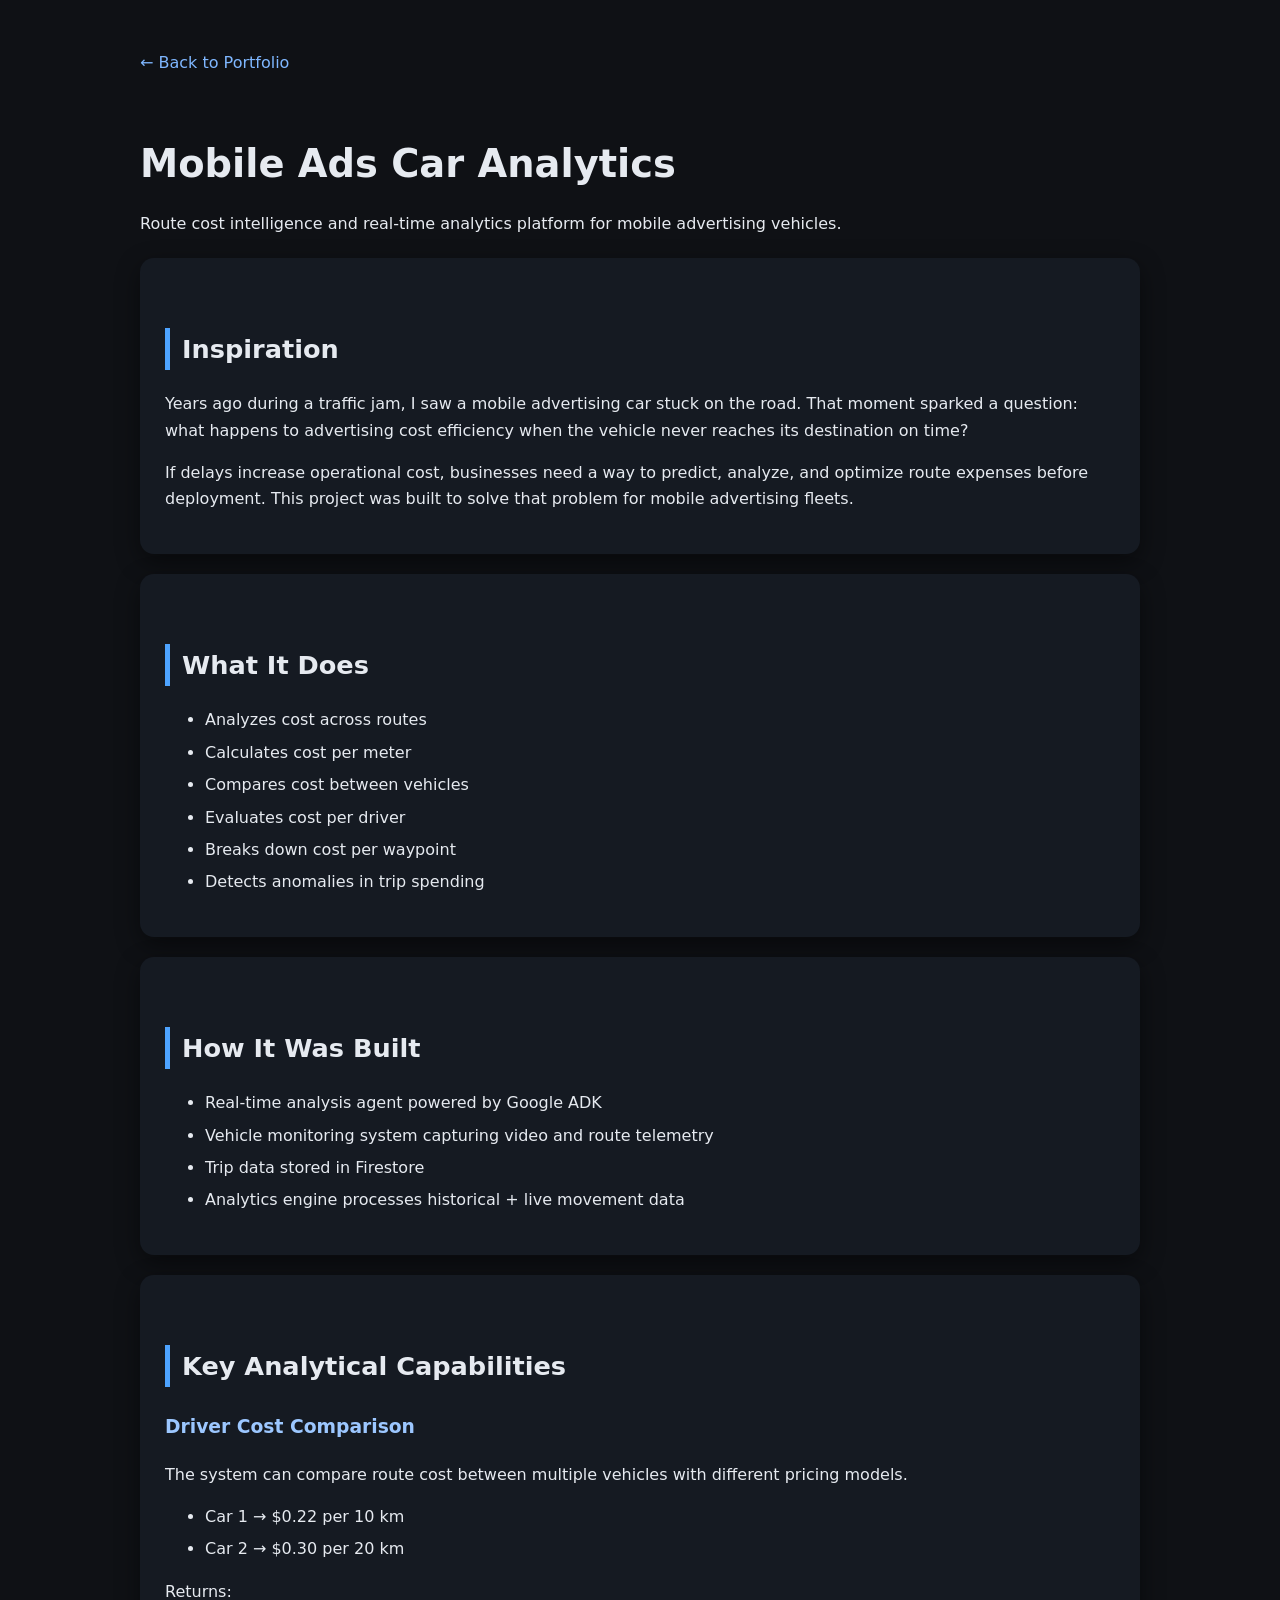
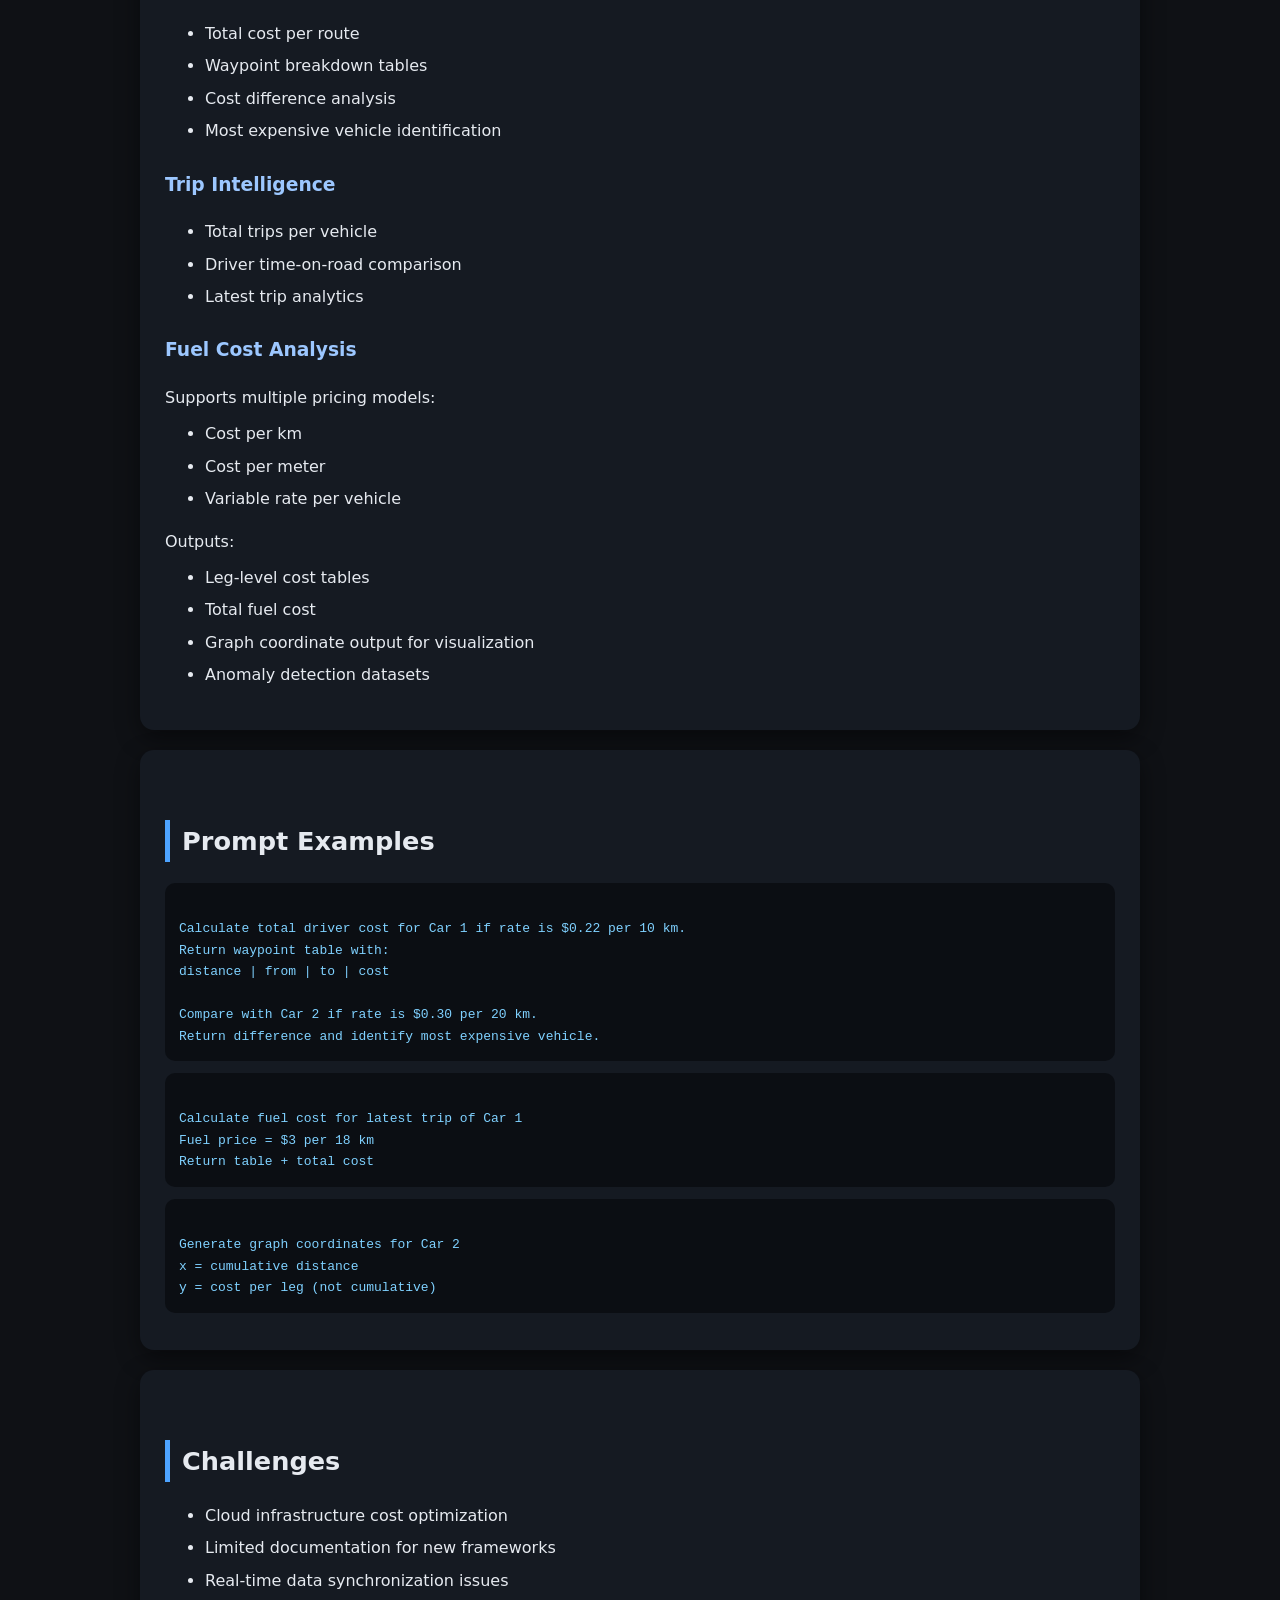
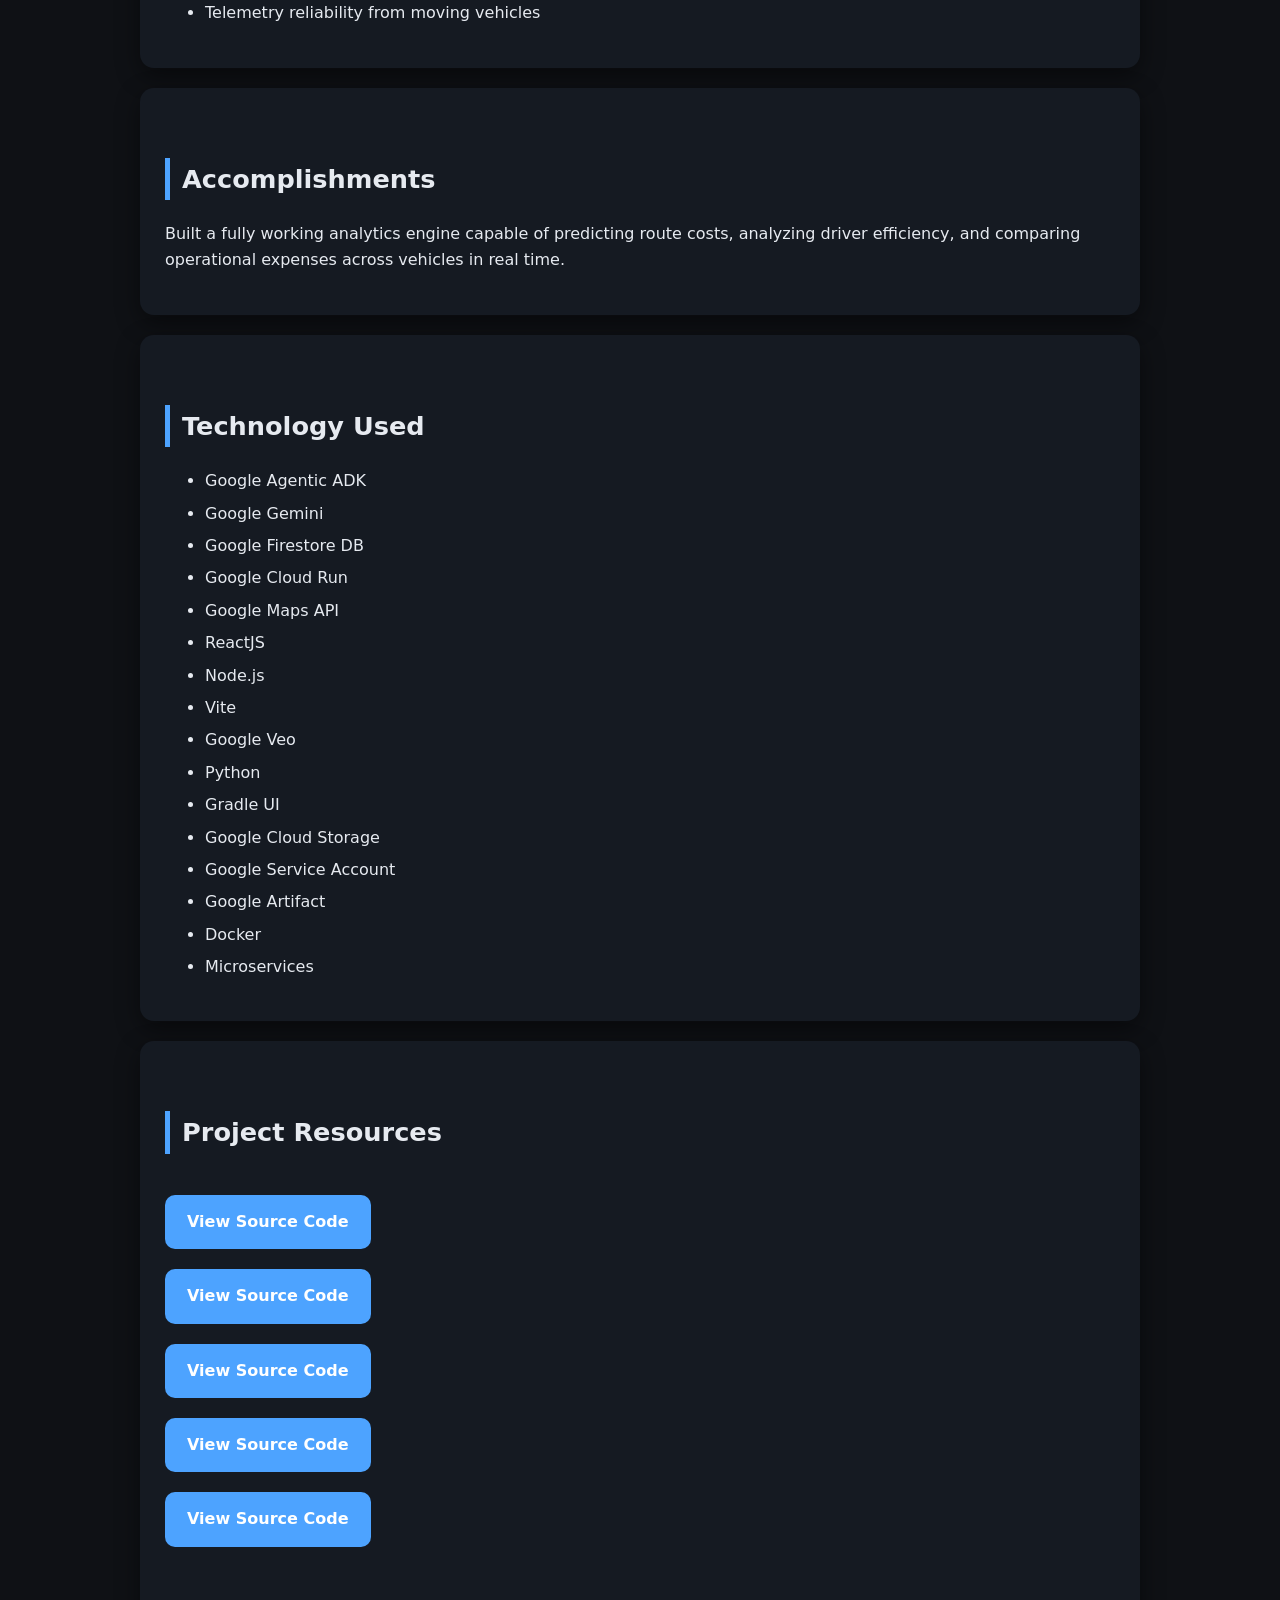
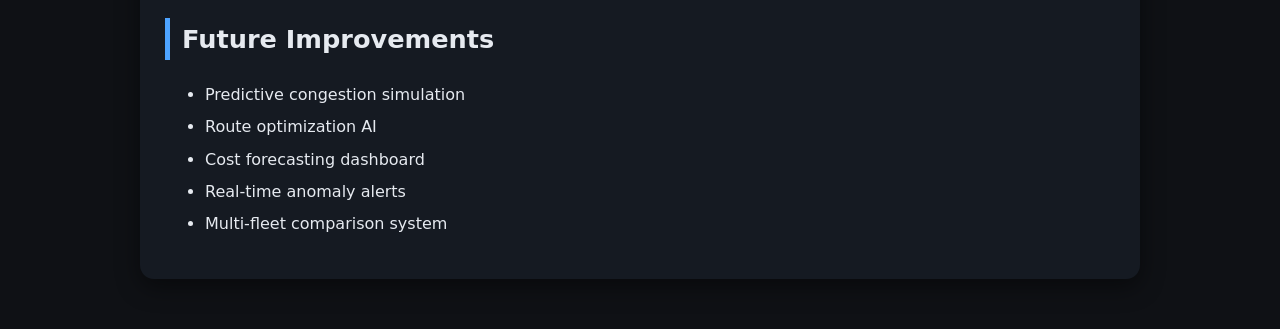
<file: projects/mobileadscaranalytics.html>
<!DOCTYPE html>
<html lang="en">
<head>
<meta charset="UTF-8">
<meta name="viewport" content="width=device-width, initial-scale=1.0">
<title>Mobile Ads Car Analytics</title>

<style>
body{
  margin:0;
  font-family:system-ui,-apple-system,Segoe UI,Roboto,Ubuntu,sans-serif;
  background:#0f1115;
  color:#e6eaf0;
  line-height:1.65;
}

.container{
  max-width:1000px;
  margin:auto;
  padding:50px 25px;
}

h1{font-size:2.4rem;margin-bottom:10px;}
h2{margin-top:45px;font-size:1.6rem;border-left:5px solid #4da3ff;padding-left:12px;}
h3{margin-top:25px;color:#9cc7ff;}

.card{
  background:#151a22;
  padding:25px;
  border-radius:14px;
  margin-top:20px;
  box-shadow:0 8px 25px rgba(0,0,0,.45);
}

ul{margin-top:10px;}
li{margin:6px 0;}

.code{
  background:#0b0e13;
  padding:14px;
  border-radius:10px;
  font-family:monospace;
  margin:12px 0;
  color:#7fd1ff;
  white-space:pre-wrap;
}

a.button{
  display:inline-block;
  margin-top:20px;
  background:#4da3ff;
  color:white;
  text-decoration:none;
  padding:14px 22px;
  border-radius:10px;
  font-weight:600;
  transition:.25s;
}

a.button:hover{
  background:#2f7edb;
  transform:translateY(-2px);
}

.back{
  display:inline-block;
  margin-bottom:30px;
  color:#7fb7ff;
  text-decoration:none;
}

.back:hover{text-decoration:underline;}
</style>
</head>

<body>

<div class="container">

<a class="back" href="/">← Back to Portfolio</a>

<h1>Mobile Ads Car Analytics</h1>
<p>Route cost intelligence and real-time analytics platform for mobile advertising vehicles.</p>

<div class="card">
<h2>Inspiration</h2>
<p>
Years ago during a traffic jam, I saw a mobile advertising car stuck on the road. That moment sparked a question:
what happens to advertising cost efficiency when the vehicle never reaches its destination on time?
</p>

<p>
If delays increase operational cost, businesses need a way to predict, analyze, and optimize route expenses before deployment.
This project was built to solve that problem for mobile advertising fleets.
</p>
</div>

<div class="card">
<h2>What It Does</h2>
<ul>
<li>Analyzes cost across routes</li>
<li>Calculates cost per meter</li>
<li>Compares cost between vehicles</li>
<li>Evaluates cost per driver</li>
<li>Breaks down cost per waypoint</li>
<li>Detects anomalies in trip spending</li>
</ul>
</div>

<div class="card">
<h2>How It Was Built</h2>
<ul>
<li>Real-time analysis agent powered by Google ADK</li>
<li>Vehicle monitoring system capturing video and route telemetry</li>
<li>Trip data stored in Firestore</li>
<li>Analytics engine processes historical + live movement data</li>
</ul>
</div>

<div class="card">
<h2>Key Analytical Capabilities</h2>

<h3>Driver Cost Comparison</h3>
<p>The system can compare route cost between multiple vehicles with different pricing models.</p>

<ul>
<li>Car 1 → $0.22 per 10 km</li>
<li>Car 2 → $0.30 per 20 km</li>
</ul>

<p>Returns:</p>
<ul>
<li>Total cost per route</li>
<li>Waypoint breakdown tables</li>
<li>Cost difference analysis</li>
<li>Most expensive vehicle identification</li>
</ul>

<h3>Trip Intelligence</h3>
<ul>
<li>Total trips per vehicle</li>
<li>Driver time-on-road comparison</li>
<li>Latest trip analytics</li>
</ul>

<h3>Fuel Cost Analysis</h3>
Supports multiple pricing models:

<ul>
<li>Cost per km</li>
<li>Cost per meter</li>
<li>Variable rate per vehicle</li>
</ul>

Outputs:
<ul>
<li>Leg-level cost tables</li>
<li>Total fuel cost</li>
<li>Graph coordinate output for visualization</li>
<li>Anomaly detection datasets</li>
</ul>

</div>

<div class="card">
<h2>Prompt Examples</h2>

<div class="code">
Calculate total driver cost for Car 1 if rate is $0.22 per 10 km.
Return waypoint table with:
distance | from | to | cost

Compare with Car 2 if rate is $0.30 per 20 km.
Return difference and identify most expensive vehicle.
</div>

<div class="code">
Calculate fuel cost for latest trip of Car 1
Fuel price = $3 per 18 km
Return table + total cost
</div>

<div class="code">
Generate graph coordinates for Car 2
x = cumulative distance
y = cost per leg (not cumulative)
</div>

</div>

<div class="card">
<h2>Challenges</h2>
<ul>
<li>Cloud infrastructure cost optimization</li>
<li>Limited documentation for new frameworks</li>
<li>Real-time data synchronization issues</li>
<li>Telemetry reliability from moving vehicles</li>
</ul>
</div>

<div class="card">
<h2>Accomplishments</h2>
<p>
Built a fully working analytics engine capable of predicting route costs, analyzing driver efficiency,
and comparing operational expenses across vehicles in real time.
</p>
</div>

<div class="card">
<h2>Technology Used</h2>
<ul>
<li>Google Agentic ADK</li>
  <li>Google Gemini</li>
<li>Google Firestore DB</li>
<li>Google Cloud Run</li>
<li>Google Maps API</li>
<li>ReactJS</li>
<li>Node.js</li>
<li>Vite</li>
<li>Google Veo</li>
<li>Python</li>
<li>Gradle UI</li>
<li>Google Cloud Storage</li>
<li>Google Service Account</li>
<li>Google Artifact</li>
  <li>Docker</li>
  <li>Microservices</li>
</ul>
</div>
  
<div class="card">
<h2>Project Resources</h2>

<a class="button" href="https://github.com/hendram/mobile_ads_analytics" target="_blank">
View Source Code
</a>
<br>
<a class="button" href="https://github.com/hendram/frontendcar" target="_blank">
View Source Code
</a>
<br>
  <a class="button" href="https://github.com/hendram/backendcar" target="_blank">
View Source Code
</a>
<br>
  <a class="button" href="https://github.com/hendram/gradio" target="_blank">
View Source Code
</a>
<br>
  <a class="button" href="https://github.com/hendram/mobilecar" target="_blank">
View Source Code
</a>
  
<br><br>
  
<h2>Future Improvements</h2>
<ul>
<li>Predictive congestion simulation</li>
<li>Route optimization AI</li>
<li>Cost forecasting dashboard</li>
<li>Real-time anomaly alerts</li>
<li>Multi-fleet comparison system</li>
</ul>
</div>

</div>
</body>
</html>
</file>
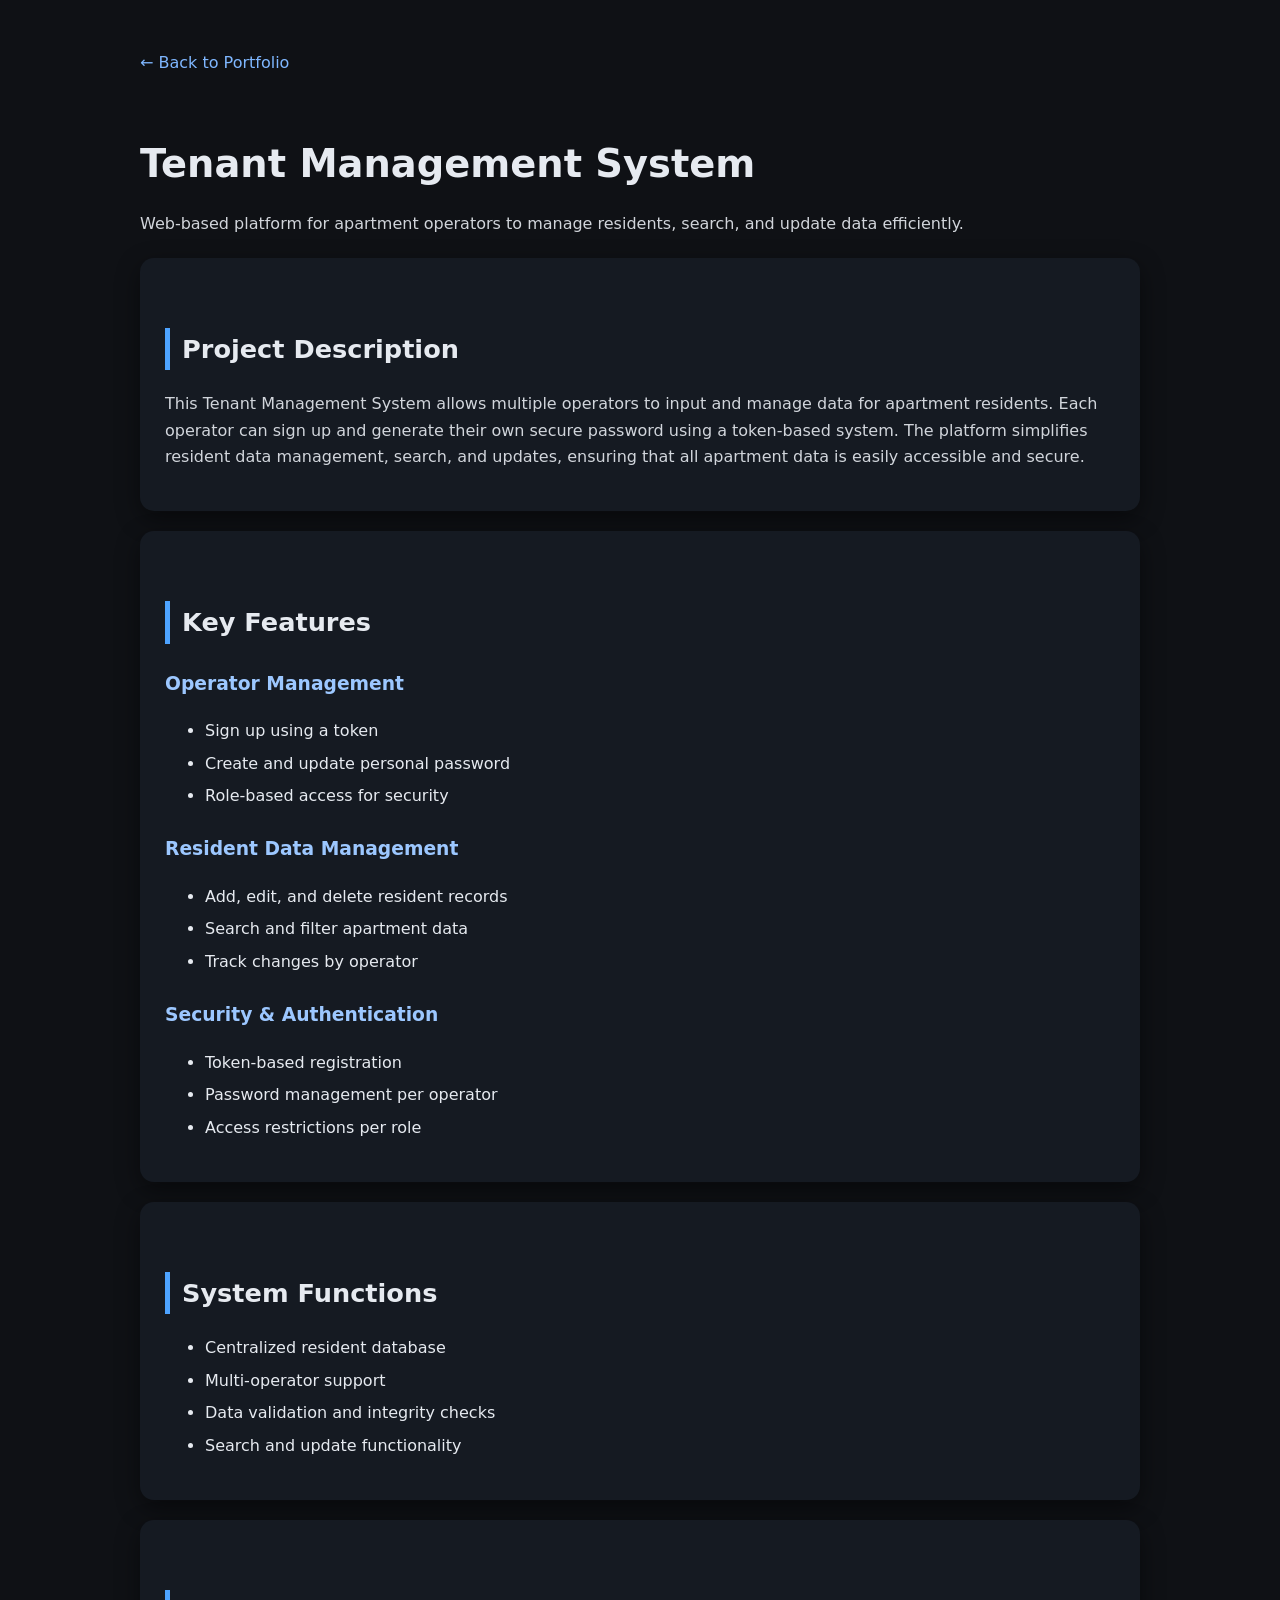
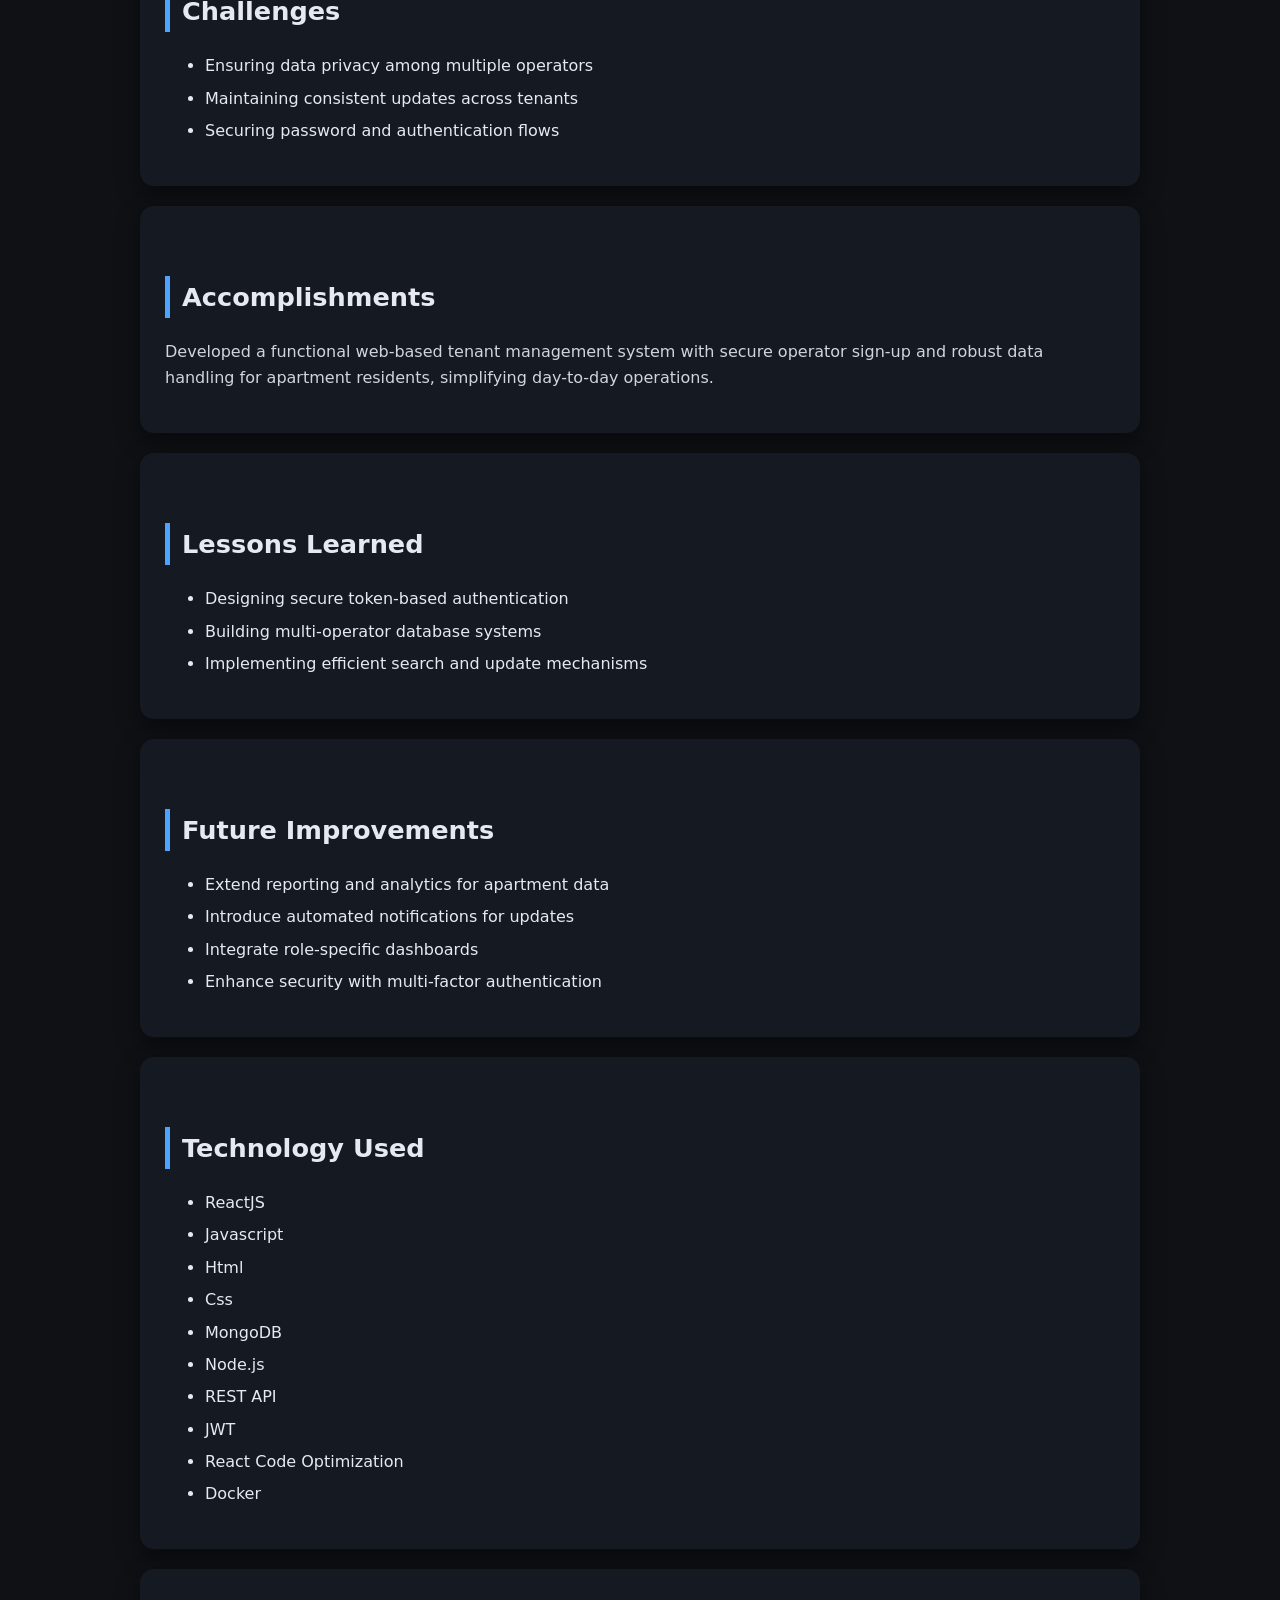
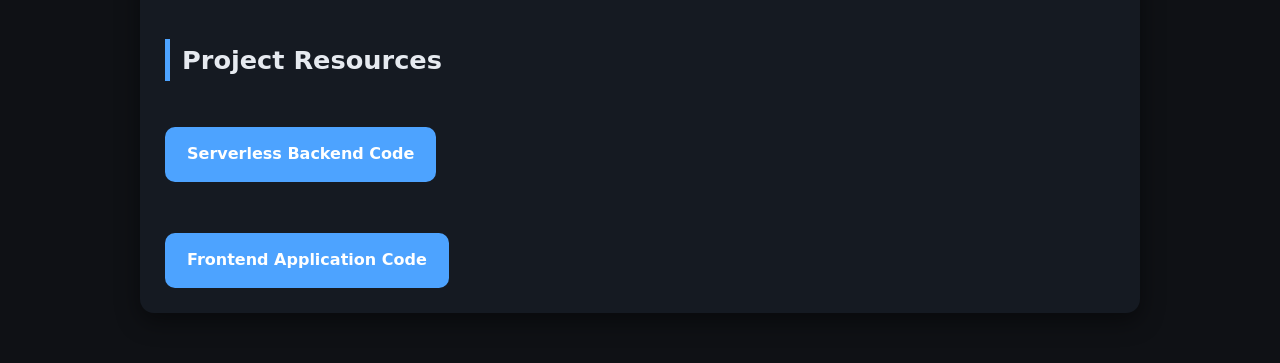
<file: projects/tenantmanagementsystem.html>
<!DOCTYPE html>
<html lang="en">
<head>
<meta charset="UTF-8">
<meta name="viewport" content="width=device-width, initial-scale=1.0">
<title>Tenant Management System</title>

<style>
body{
  margin:0;
  font-family:system-ui,-apple-system,Segoe UI,Roboto,Ubuntu,sans-serif;
  background:#0f1115;
  color:#e6eaf0;
  line-height:1.65;
}

.container{
  max-width:1000px;
  margin:auto;
  padding:50px 25px;
}

h1{
  font-size:2.4rem;
  margin-bottom:10px;
}

h2{
  margin-top:45px;
  font-size:1.6rem;
  border-left:5px solid #4da3ff;
  padding-left:12px;
}

h3{
  margin-top:25px;
  color:#9cc7ff;
}

p{
  opacity:.9;
}

ul{
  margin-top:10px;
}

li{
  margin:6px 0;
}

.card{
  background:#151a22;
  padding:25px;
  border-radius:14px;
  margin-top:20px;
  box-shadow:0 8px 25px rgba(0,0,0,.45);
}

.formula{
  background:#0b0e13;
  padding:15px;
  border-radius:10px;
  font-family:monospace;
  margin:12px 0;
  color:#7fd1ff;
}

.result{
  background:#132018;
  padding:15px;
  border-radius:10px;
  margin-top:10px;
  color:#9ff0b6;
}

a.button{
  display:inline-block;
  margin-top:25px;
  background:#4da3ff;
  color:white;
  text-decoration:none;
  padding:14px 22px;
  border-radius:10px;
  font-weight:600;
  transition:.25s;
}

a.button:hover{
  background:#2f7edb;
  transform:translateY(-2px);
}

.back{
  display:inline-block;
  margin-bottom:30px;
  color:#7fb7ff;
  text-decoration:none;
}

.back:hover{
  text-decoration:underline;
}
</style>
</head>

<body>

<div class="container">

<a class="back" href="/">← Back to Portfolio</a>

<h1>Tenant Management System</h1>
<p>Web-based platform for apartment operators to manage residents, search, and update data efficiently.</p>

<div class="card">

<h2>Project Description</h2>
<p>
This Tenant Management System allows multiple operators to input and manage data for apartment residents. Each operator can sign up and generate their own secure password using a token-based system. The platform simplifies resident data management, search, and updates, ensuring that all apartment data is easily accessible and secure.
</p>

</div>

<div class="card">

<h2>Key Features</h2>

<h3>Operator Management</h3>
<ul>
<li>Sign up using a token</li>
<li>Create and update personal password</li>
<li>Role-based access for security</li>
</ul>

<h3>Resident Data Management</h3>
<ul>
<li>Add, edit, and delete resident records</li>
<li>Search and filter apartment data</li>
<li>Track changes by operator</li>
</ul>

<h3>Security & Authentication</h3>
<ul>
<li>Token-based registration</li>
<li>Password management per operator</li>
<li>Access restrictions per role</li>
</ul>

</div>

<div class="card">

<h2>System Functions</h2>
<ul>
<li>Centralized resident database</li>
<li>Multi-operator support</li>
<li>Data validation and integrity checks</li>
<li>Search and update functionality</li>
</ul>

</div>

<div class="card">

<h2>Challenges</h2>
<ul>
<li>Ensuring data privacy among multiple operators</li>
<li>Maintaining consistent updates across tenants</li>
<li>Securing password and authentication flows</li>
</ul>

</div>

<div class="card">

<h2>Accomplishments</h2>
<p>
Developed a functional web-based tenant management system with secure operator sign-up and robust data handling for apartment residents, simplifying day-to-day operations.
</p>

</div>

<div class="card">

<h2>Lessons Learned</h2>
<ul>
<li>Designing secure token-based authentication</li>
<li>Building multi-operator database systems</li>
<li>Implementing efficient search and update mechanisms</li>
</ul>

</div>

<div class="card">

<h2>Future Improvements</h2>
<ul>
<li>Extend reporting and analytics for apartment data</li>
<li>Introduce automated notifications for updates</li>
<li>Integrate role-specific dashboards</li>
<li>Enhance security with multi-factor authentication</li>
</ul>

</div>

<div class="card">

<h2>Technology Used</h2>
<ul>
<li>ReactJS</li>
<li>Javascript</li>
<li>Html</li>
<li>Css</li>
<li>MongoDB</li>
<li>Node.js</li>
<li>REST API</li>
<li>JWT</li>
<li>React Code Optimization</li>
  <li>Docker</li>
</ul>

</div>
  
<div class="card">

<h2>Project Resources</h2>

<a class="button" href="https://github.com/hendram/appsrwback-serverless" target="_blank">
Serverless Backend Code
</a>

<br><br>

<a class="button" href="https://github.com/hendram/appsrw" target="_blank">
Frontend Application Code
</a>

</div>

</div>

</body>
</html>
</file>
